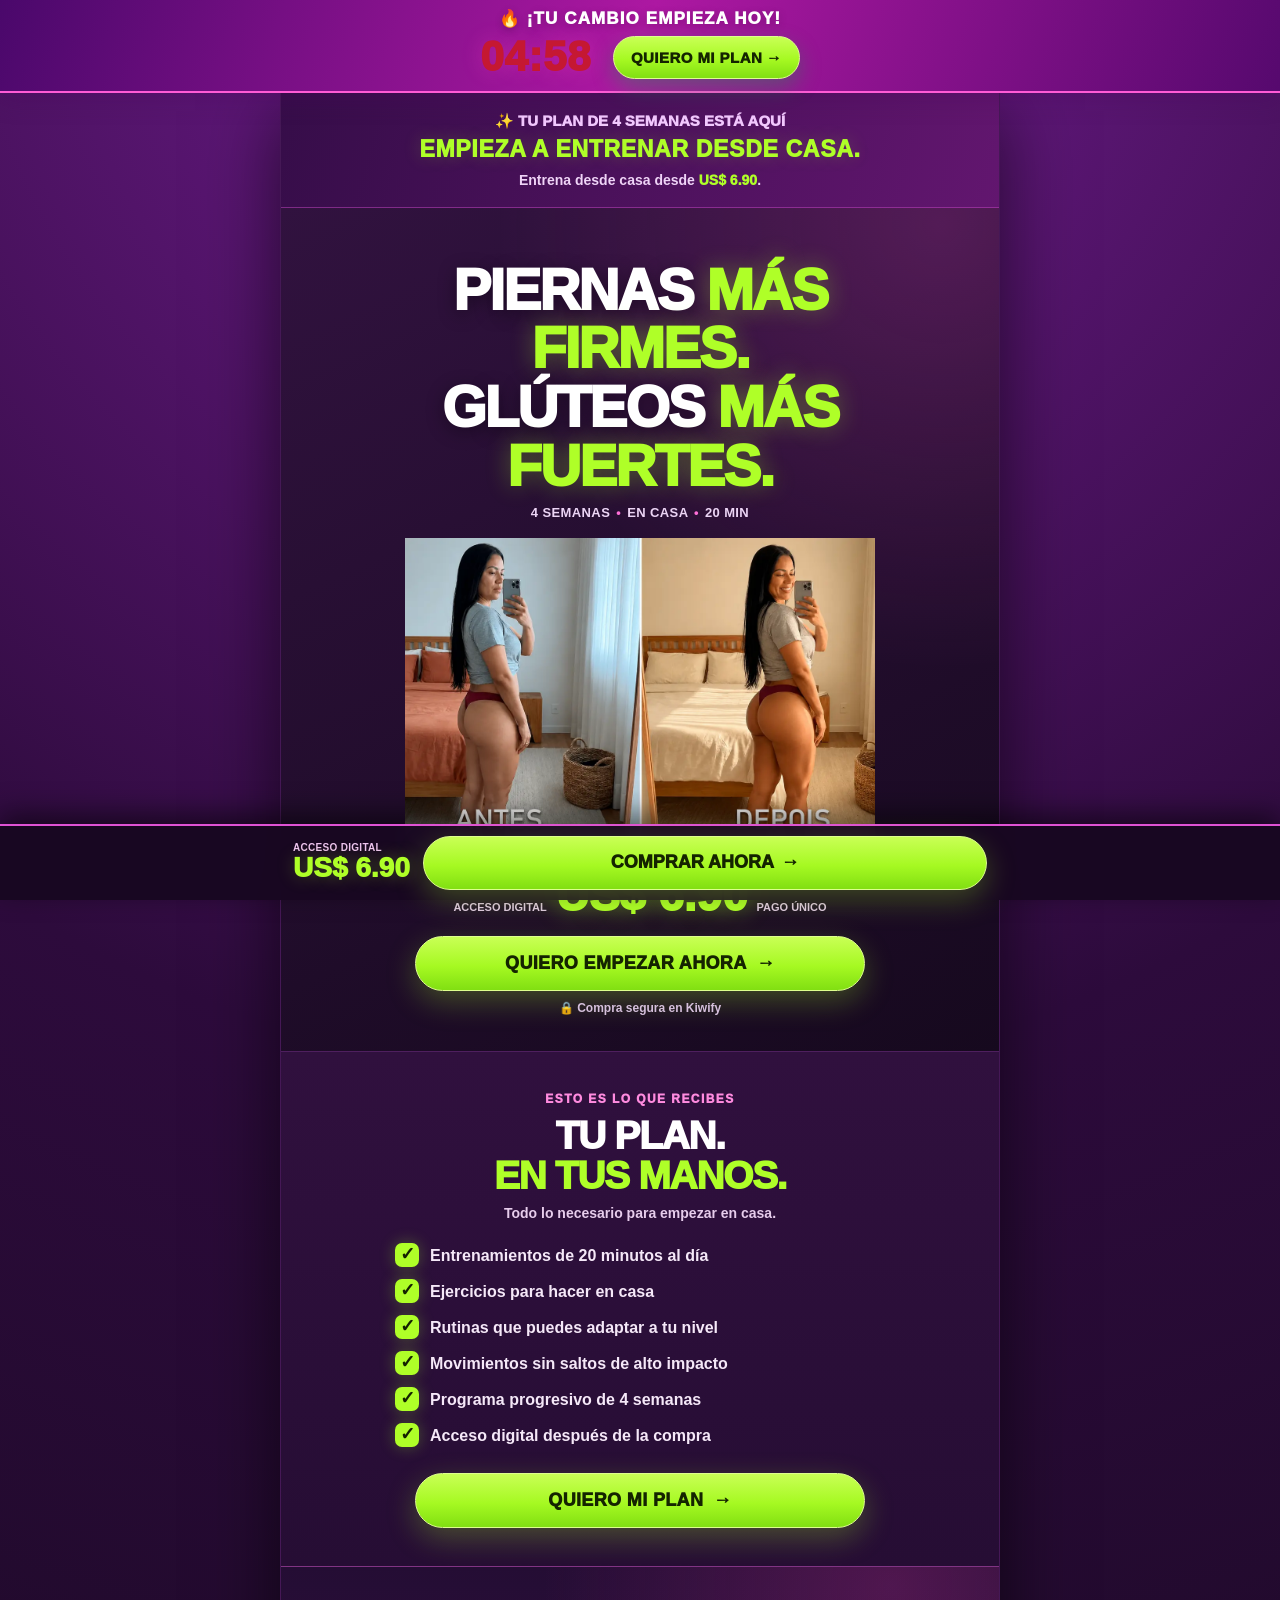
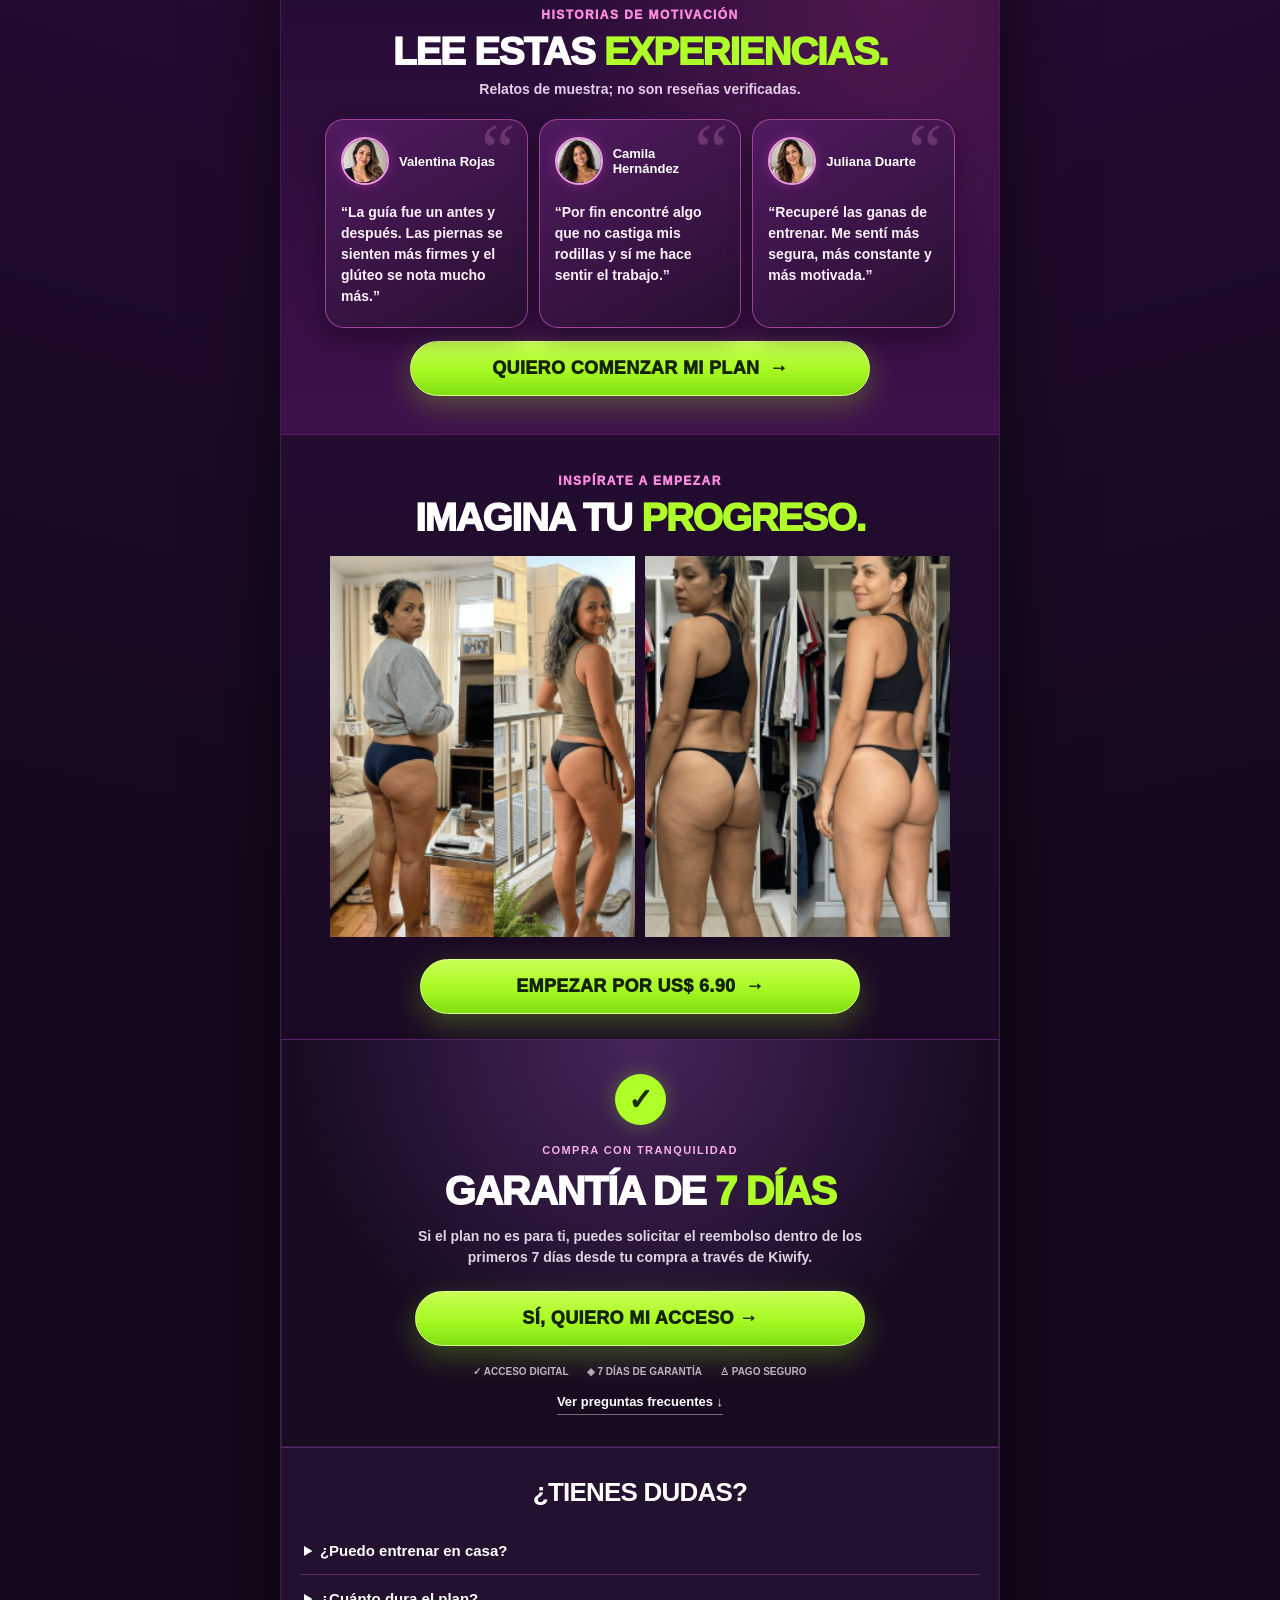
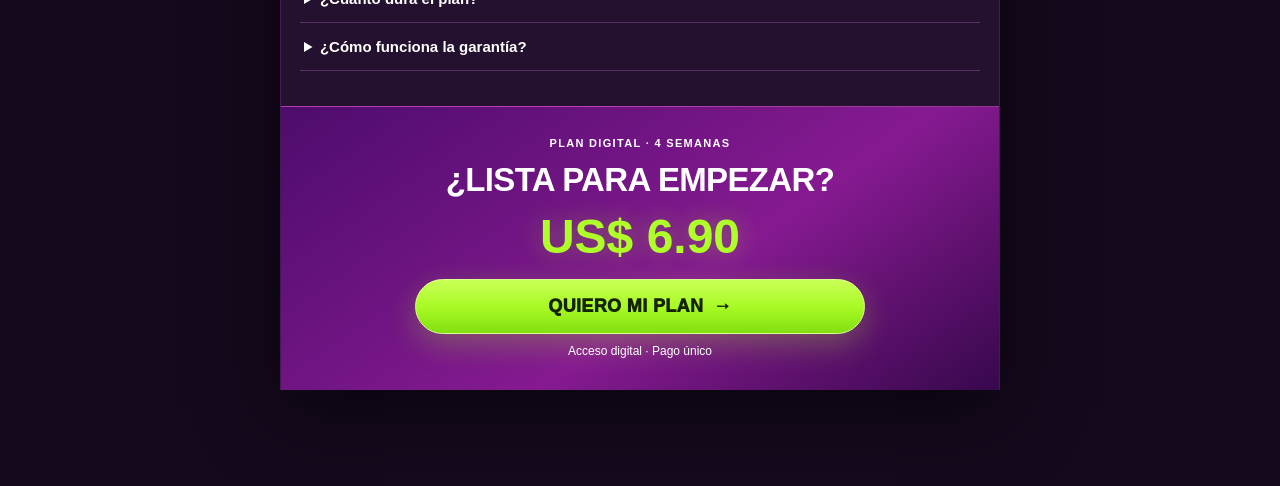
<file: index.html>
<!doctype html>
<html lang="es">
<head>
<meta charset="utf-8">
<meta name="viewport" content="width=device-width,initial-scale=1">
<meta name="theme-color" content="#260b32">
<meta name="description" content="Tu plan de piernas y glúteos para 4 semanas. En casa, sesiones cortas y acceso digital.">
<title>Tu plan de 4 semanas | Piernas & Glúteos</title>
<link rel="canonical" href="https://vinimoraeeess-rgb.github.io/metodopiernas-gluteos/">
<script>
(function () {
  try {
    const url = new URL(window.location.href);
    if (url.searchParams.get('utm_source') === 'chatgpt.com') {
      url.searchParams.delete('utm_source');
      history.replaceState(null, '', url.pathname + url.search + url.hash);
    }
  } catch (e) {}
})();
</script>
<link rel="stylesheet" href="styles.css?v=fotos-novas-v15">
<script src="config.js?v=kiwify-checkout-v1" defer></script>
<script src="oferta.js?v=limpeza-foco-v18" defer></script>
<!-- Meta Pixel: 4286405011491298 -->
<script>
!function(f,b,e,v,n,t,s)
{if(f.fbq)return;n=f.fbq=function(){n.callMethod?
n.callMethod.apply(n,arguments):n.queue.push(arguments)};
if(!f._fbq)f._fbq=n;n.push=n;n.loaded=!0;
n.version='2.0';n.queue=[];
t=b.createElement(e);t.async=!0;
t.src=v;s=b.getElementsByTagName(e)[0];
s.parentNode.insertBefore(t,s)}
(window,document,'script','https://connect.facebook.net/en_US/fbevents.js');
fbq('init', '4286405011491298');
fbq('track', 'PageView');
fbq('track', 'ViewContent');
</script>
<!-- End Meta Pixel -->
<style>.new-minimal .nm-tailored-detail:not([hidden]){display:block;margin:9px auto 17px;color:#f2dff5;line-height:1.5;font-size:14px;max-width:530px;text-align:center}.new-minimal #offer-unlock-title{line-height:1.2}</style>
</head>
<body class="sales-page new-minimal">
<noscript><img height="1" width="1" style="display:none" alt="" src="https://www.facebook.com/tr?id=4286405011491298&ev=PageView&noscript=1"></noscript>
  <header class="nm-timer-strip nm-timer-promo" aria-label="Oferta del plan y temporizador">
    <div class="nm-promo-headline"><span aria-hidden="true">🔥</span> ¡TU CAMBIO EMPIEZA HOY!</div>
    <div class="nm-promo-action">
      <strong class="nm-time" id="timer-top" role="timer" aria-live="off">05:00</strong>
      <a data-checkout class="nm-top-cta" href="https://pay.kiwify.com/BSJJ1f7">QUIERO MI PLAN <span aria-hidden="true">→</span></a>
    </div>
  </header>
  <main class="nm-content">
    <section class="nm-urgency-box" aria-label="Tu recomendación del quiz">
      <p>✨ TU PLAN DE 4 SEMANAS ESTÁ AQUÍ</p>
      <strong>EMPIEZA A ENTRENAR DESDE CASA.</strong>
      <span>Entrena desde casa desde <b>US$ 6.90</b>.</span>
    </section>
    <section class="nm-hero">
      <h1>PIERNAS <em>MÁS FIRMES.</em><br>GLÚTEOS <em>MÁS FUERTES.</em></h1>
      <p class="nm-mini-benefits">4 SEMANAS <span>•</span> EN CASA <span>•</span> 20 MIN</p>
      <figure class="nm-main-photo">
        <img src="assets/hero-principal-2026.webp" alt="Imagen de referencia ilustrativa de piernas y glúteos" fetchpriority="high">

      </figure>
      <div class="nm-price-area">
        <span>ACCESO DIGITAL</span>
        <strong>US$ 6.90</strong>
        <small>PAGO ÚNICO</small>
      </div>
      <a data-checkout class="nm-main-cta" href="https://pay.kiwify.com/BSJJ1f7">QUIERO EMPEZAR AHORA <span aria-hidden="true">→</span></a>
      <p class="nm-safe">🔒 Compra segura en Kiwify</p>
    </section>
    <section class="nm-features" aria-label="Beneficios del plan">
      <div class="nm-section-heading">
        <span class="nm-brow">ESTO ES LO QUE RECIBES</span>
        <h2>TU PLAN.<br><em>EN TUS MANOS.</em></h2>
        <p>Todo lo necesario para empezar en casa.</p>
      </div>
      <ul class="nm-checklist">
        <li><span class="nm-check" aria-hidden="true">✓</span> Entrenamientos de 20 minutos al día</li>
        <li><span class="nm-check" aria-hidden="true">✓</span> Ejercicios para hacer en casa</li>
        <li><span class="nm-check" aria-hidden="true">✓</span> Rutinas que puedes adaptar a tu nivel</li>
        <li><span class="nm-check" aria-hidden="true">✓</span> Movimientos sin saltos de alto impacto</li>
        <li><span class="nm-check" aria-hidden="true">✓</span> Programa progresivo de 4 semanas</li>
        <li><span class="nm-check" aria-hidden="true">✓</span> Acceso digital después de la compra</li>
      </ul>
      <a class="nm-main-cta nm-feature-cta" data-checkout href="https://pay.kiwify.com/BSJJ1f7">QUIERO MI PLAN <span aria-hidden="true">→</span></a>
    </section>


    <section class="nm-testimonials" id="opiniones" aria-label="Comentarios de muestra">
      <div class="nm-section-heading">
        <span class="nm-brow">HISTORIAS DE MOTIVACIÓN</span>
        <h2>LEE ESTAS <em>EXPERIENCIAS.</em></h2>
        <p>Relatos de muestra; no son reseñas verificadas.</p>
      </div>
      <div class="nm-testimonial-grid">
        <article class="nm-testimonial-card">
          <div class="nm-testimonial-person"><img class="nm-avatar" src="assets/avatar-valentina-v3.jpg" alt="Retrato ilustrativo de Valentina Rojas" width="48" height="48" loading="lazy"><div><strong>Valentina Rojas</strong><small></small></div></div>
          <blockquote>“La guía fue un antes y después. Las piernas se sienten más firmes y el glúteo se nota mucho más.”</blockquote>
        </article>
        <article class="nm-testimonial-card">
          <div class="nm-testimonial-person"><img class="nm-avatar" src="assets/camila-perfil-2026.webp" alt="Retrato ilustrativo de Camila Hernández" width="48" height="48" loading="lazy"><div><strong>Camila Hernández</strong><small></small></div></div>
          <blockquote>“Por fin encontré algo que no castiga mis rodillas y sí me hace sentir el trabajo.”</blockquote>
        </article>
        <article class="nm-testimonial-card">
          <div class="nm-testimonial-person"><img class="nm-avatar" src="assets/avatar-juliana-v3.jpg" alt="Retrato ilustrativo de Juliana Duarte" width="48" height="48" loading="lazy"><div><strong>Juliana Duarte</strong><small></small></div></div>
          <blockquote>“Recuperé las ganas de entrenar. Me sentí más segura, más constante y más motivada.”</blockquote>
        </article>
      </div>
      <a class="nm-main-cta nm-testimonial-cta" data-checkout href="https://pay.kiwify.com/BSJJ1f7">QUIERO COMENZAR MI PLAN <span aria-hidden="true">→</span></a>
    </section>

    <section class="nm-photo-stories" aria-label="Referencias visuales">
      <div class="nm-section-heading">
        <span class="nm-brow">INSPÍRATE A EMPEZAR</span>
        <h2>IMAGINA TU <em>PROGRESO.</em></h2>
      </div>
      <div class="nm-photos-grid">
        <figure class="nm-photo-card">
          <img src="assets/before-after-alt.png" alt="Imagen comparativa de referencia de piernas y glúteos" loading="lazy">
        </figure>
        <figure class="nm-photo-card">
          <img src="assets/before-after-main.png" alt="Imagen comparativa de referencia del entrenamiento" loading="lazy">
        </figure>
      </div>
      <div class="nm-photo-cta">
        <a data-checkout class="nm-main-cta" href="https://pay.kiwify.com/BSJJ1f7">EMPEZAR POR US$ 6.90 <span aria-hidden="true">→</span></a>
      </div>
    </section>

    <section class="nm-guarantee" aria-label="Garantía de 7 días">
      <div class="nm-guarantee-icon" aria-hidden="true">✓</div>
      <span class="nm-guarantee-eyebrow">COMPRA CON TRANQUILIDAD</span>
      <h2>GARANTÍA DE <em>7 DÍAS</em></h2>
      <p>Si el plan no es para ti, puedes solicitar el reembolso dentro de los primeros 7 días desde tu compra a través de Kiwify.</p>
      <a data-checkout class="nm-main-cta nm-guarantee-cta" href="https://pay.kiwify.com/BSJJ1f7">SÍ, QUIERO MI ACCESO →</a>
      <div class="nm-trust-row">
        <span>✓ ACCESO DIGITAL</span>
        <span>◈ 7 DÍAS DE GARANTÍA</span>
        <span>♙ PAGO SEGURO</span>
      </div>
      <a class="nm-faq-jump" href="#preguntas">Ver preguntas frecuentes ↓</a>
    </section>

    <section id="preguntas" class="nm-faq-short">
      <h2>¿TIENES DUDAS?</h2>
      <details><summary>¿Puedo entrenar en casa?</summary><p>Sí, las sesiones están planteadas para entrenar desde casa, adaptándolas a tus posibilidades.</p></details>
      <details><summary>¿Cuánto dura el plan?</summary><p>El programa tiene una duración de 4 semanas, con sesiones breves.</p></details>
      <details><summary>¿Cómo funciona la garantía?</summary><p>Puedes pedir el reembolso durante los primeros 7 días desde la compra, según las condiciones y el proceso de Kiwify.</p></details>
    </section>
    <section class="nm-final">
      <span>PLAN DIGITAL · 4 SEMANAS</span>
      <h2>¿LISTA PARA EMPEZAR?</h2>
      <strong>US$ 6.90</strong>
      <a data-checkout class="nm-main-cta" href="https://pay.kiwify.com/BSJJ1f7">QUIERO MI PLAN <span aria-hidden="true">→</span></a>
      <p>Acceso digital · Pago único</p>
    </section>
  </main>
  <aside class="nm-sticky-buy" aria-label="Comprar el plan digital">
    <div class="nm-sticky-buy-inner">
      <div class="nm-sticky-buy__info">
        <span>ACCESO DIGITAL</span>
        <strong>US$ 6.90</strong>
      </div>
      <a data-checkout class="nm-sticky-buy__button"
         href="https://pay.kiwify.com/BSJJ1f7">COMPRAR AHORA <span aria-hidden="true">→</span></a>
    </div>
  </aside>
</body>
</html>
</file>
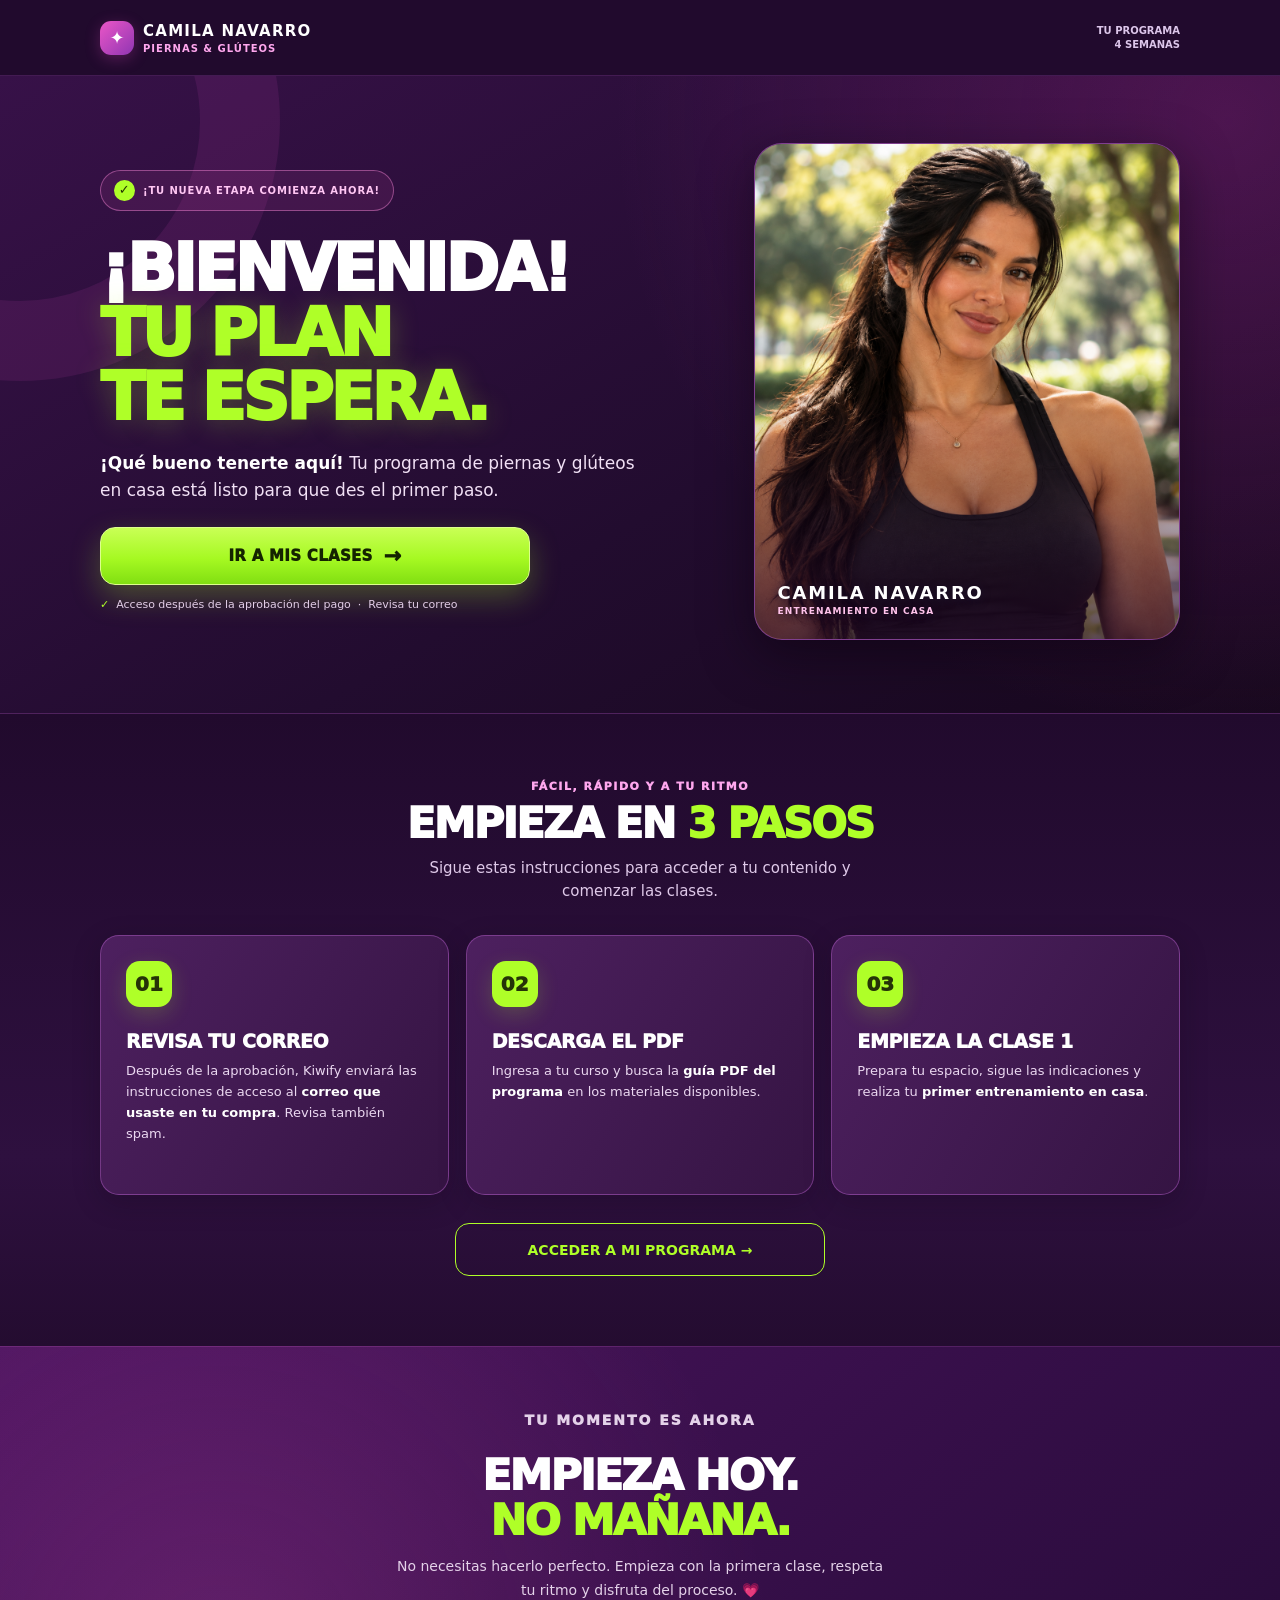
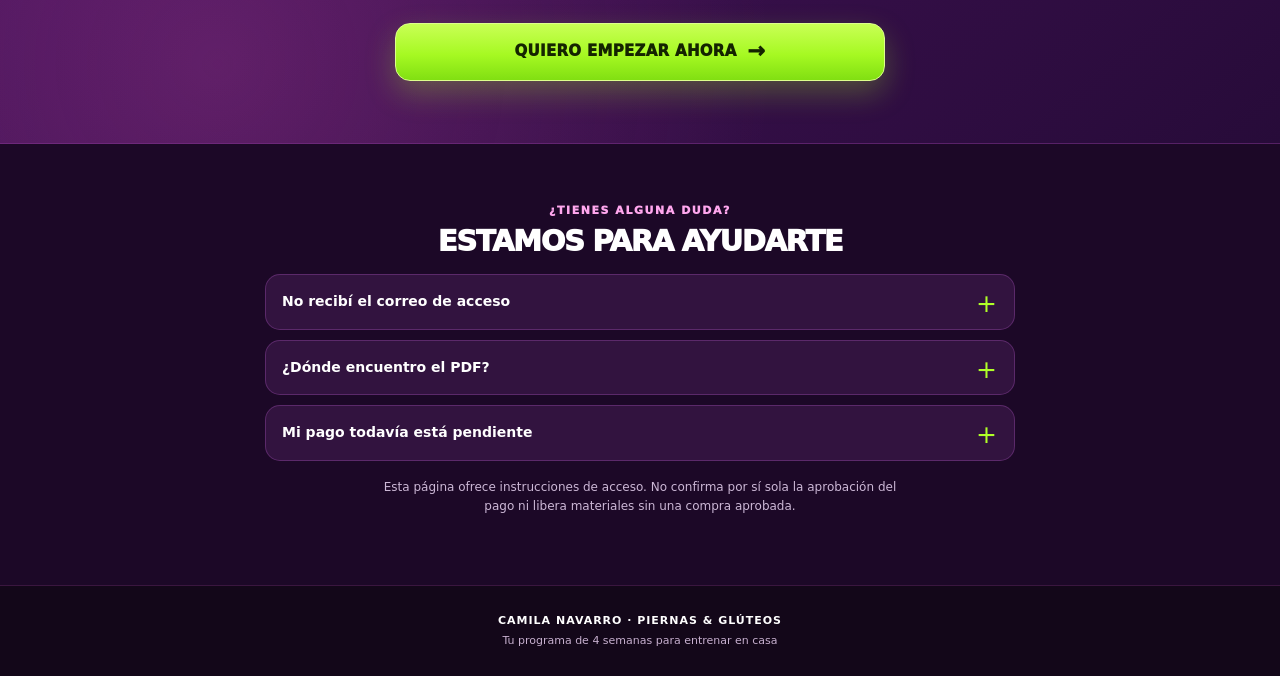
<file: obrigado.html>
<!doctype html>
<html lang="es">
<head>
  <meta charset="utf-8">
  <meta name="viewport" content="width=device-width, initial-scale=1, viewport-fit=cover">
  <meta name="theme-color" content="#210a2d">
  <meta name="robots" content="noindex, nofollow">
  <meta name="description" content="Accede al programa de piernas y glúteos en casa: revisa tu correo, descarga la guía PDF y comienza la primera clase.">
  <title>¡Bienvenida! Tu plan empieza hoy | Camila Navarro</title>
  <link rel="canonical" href="https://camilanavarrodra.github.io/metodopiernas-gluteos/obrigado.html">
  <style>
    :root{--bg:#190820;--bg2:#260b32;--surface:#321140;--ink:#fff;--muted:#decbe4;--lime:#afff28;--lime-light:#d6ff7d;--pink:#ffa7ee;--border:#a34bbf60;--radius:20px}
    *{box-sizing:border-box}
    html{scroll-behavior:smooth}
    body{margin:0;padding:0;background:var(--bg);color:var(--ink);font-family:Inter,ui-sans-serif,system-ui,-apple-system,"Segoe UI",Arial,sans-serif;-webkit-font-smoothing:antialiased;overflow-x:hidden}
    a{color:inherit;text-decoration:none}
    img{display:block;max-width:100%}
    .wrap{width:min(1080px,calc(100% - 32px));margin-inline:auto}
    .header{background:#210a2d;border-bottom:1px solid #a74cbf40}
    .header .wrap{display:flex;align-items:center;justify-content:space-between;gap:12px;min-height:64px}
    .logo{display:flex;align-items:center;gap:9px;min-width:0}
    .logo-icon{flex:0 0 34px;height:34px;display:grid;place-items:center;background:linear-gradient(135deg,#eb56c7,#9036b3);color:#fff;border-radius:11px;font-size:18px;font-weight:900;box-shadow:0 4px 15px #e648c344}
    .logo-copy strong{display:block;white-space:nowrap;font-size:12px;font-weight:900;letter-spacing:.085em}
    .logo-copy small{display:block;color:var(--pink);font-size:9px;letter-spacing:.1em;margin-top:3px;font-weight:800}
    .header-mark{font-size:10px;color:#dcc6ea;font-weight:800;text-align:right;line-height:1.4}
    .hero{position:relative;isolation:isolate;background:radial-gradient(circle at 96% 7%,#ae29994b 0,transparent 45%),linear-gradient(150deg,#371148 0%,#220c2f 59%,#17081d 100%);padding:39px 0 34px;overflow:hidden}
    .hero:before{content:"";position:absolute;width:360px;height:360px;top:-215px;left:-240px;border:80px solid #d54fbc1c;border-radius:50%;pointer-events:none;z-index:-1}
    .hero-copy{text-align:center}
    .eyebrow{display:inline-flex;align-items:center;justify-content:center;gap:8px;border:1px solid #ff8ddd6f;background:#a33c912b;color:#ffc6f3;border-radius:99px;padding:9px 13px;font-size:10px;letter-spacing:.085em;font-weight:900;line-height:1.3}
    .eyebrow-icon{display:grid;place-items:center;background:var(--lime);border-radius:50%;color:#243500;width:21px;height:21px;font-weight:900;font-size:13px;flex:0 0 21px}
    h1{font-size:clamp(38px,9.4vw,66px);font-weight:1000;line-height:.99;letter-spacing:-.055em;text-transform:uppercase;margin:20px auto 16px;max-width:680px;text-wrap:balance}
    h1 em{display:block;font-style:normal;color:var(--lime);text-shadow:0 3px 28px #b8fa3242}
    .hero-sub{font-size:15px;line-height:1.6;color:#f1e0f5;margin:0 auto 20px;max-width:550px}
    .hero-sub strong{color:#fff}
    .cta{width:100%;min-height:58px;border-radius:15px;background:linear-gradient(180deg,#c9ff55 0%,#a6f922 55%,#81df12 100%);display:inline-flex;align-items:center;justify-content:center;gap:11px;color:#142400;font-size:15px;line-height:1.3;font-weight:1000;letter-spacing:.02em;text-align:center;padding:15px 18px;border:1px solid #ddff8d;box-shadow:0 12px 30px #a9ff2544;transition:transform .18s,box-shadow .18s}
    .cta:hover{transform:translateY(-2px);box-shadow:0 16px 38px #a9ff2560}
    .cta .arrow{font-size:21px;line-height:1}
    .hero .cta{max-width:490px}
    .micro{display:flex;gap:7px;justify-content:center;align-items:center;flex-wrap:wrap;margin:12px 0 0;color:#e2cde7;font-size:11px;line-height:1.45}
    .micro b{color:var(--lime)}
    .portrait{margin:26px auto 0;position:relative;max-width:390px;border-radius:20px;overflow:hidden;aspect-ratio:1.65;background:#4b2258;border:1px solid #d16ce663;box-shadow:0 15px 50px #09020c83}
    .portrait img{height:100%;width:100%;object-fit:cover;object-position:center 30%}
    .portrait:after{content:"";position:absolute;inset:50% 0 0;background:linear-gradient(0deg,#220927ba,transparent);pointer-events:none}
    .portrait-label{position:absolute;z-index:1;bottom:14px;left:16px;color:#fff;font-weight:900;font-size:13px;letter-spacing:.1em;text-shadow:0 2px 8px #1a102b}
    .portrait-label span{display:block;color:#ffc3eb;font-size:9px;letter-spacing:.12em;font-weight:750;margin-top:3px}
    .steps-section{background:linear-gradient(180deg,#210a2d,#2e103f 70%,#240c30);padding:41px 0 45px;border-top:1px solid #b95ac74b}
    .section-kicker{color:var(--pink);font-size:11px;letter-spacing:.14em;font-weight:950;text-align:center;margin:0 0 9px;text-transform:uppercase}
    h2{font-size:clamp(29px,7.8vw,42px);font-weight:1000;line-height:1.05;text-align:center;letter-spacing:-.046em;margin:0 auto 10px;max-width:550px}
    h2 em{font-style:normal;color:var(--lime)}
    .section-desc{text-align:center;color:#dfc9e9;font-size:13px;line-height:1.55;margin:0 auto 24px;max-width:490px}
    .steps{display:grid;gap:12px}
    .step{background:linear-gradient(120deg,#4d205f 0%,#351443 100%);border:1px solid #a858bd8a;border-radius:19px;padding:19px;display:flex;align-items:flex-start;gap:14px;box-shadow:0 8px 28px #0c04123a}
    .step-no{flex:0 0 46px;width:46px;height:46px;border-radius:14px;background:var(--lime);color:#253307;display:grid;place-items:center;font-weight:1000;font-size:20px;box-shadow:0 7px 21px #aaff2530}
    .step h3{font-size:18px;line-height:1.15;font-weight:950;letter-spacing:-.018em;margin:2px 0 7px}
    .step p{font-size:13px;line-height:1.62;color:#ebd8f1;margin:0}
    .step p strong{color:#fff}
    .secondary-cta{display:flex;align-items:center;justify-content:center;text-align:center;width:100%;min-height:53px;padding:12px 16px;margin-top:22px;border:1.5px solid var(--lime);border-radius:14px;color:var(--lime);font-weight:900;font-size:14px}
    .moment{background:radial-gradient(circle at 17% 80%,#e455bf35,transparent 50%),linear-gradient(140deg,#4a145e,#270b39);border-top:1px solid #a449ab50;border-bottom:1px solid #a449ab50;padding:39px 0;text-align:center}
    .moment h2{font-size:clamp(29px,8vw,43px);margin-bottom:12px}
    .moment p{color:#e4d2e9;font-size:14px;line-height:1.7;max-width:500px;margin:0 auto 20px}
    .moment .cta{max-width:490px}
    .faq{padding:42px 0 55px;background:#1c0827}
    .faq h2{font-size:29px;margin-bottom:18px}
    details{margin:10px 0;border-radius:15px;background:#32133f;border:1px solid #89419a7a;overflow:hidden}
    summary{cursor:pointer;list-style:none;padding:17px 45px 17px 16px;color:#fff;line-height:1.4;font-size:14px;font-weight:900;position:relative}
    summary::-webkit-details-marker{display:none}
    summary:after{content:"+";position:absolute;right:17px;top:11px;color:var(--lime);font-size:25px;font-weight:500}
    details[open] summary:after{content:"−"}
    details p{margin:0;padding:0 16px 17px;color:#e5d1ed;font-size:13px;line-height:1.65}
    details a{color:var(--lime);text-decoration:underline;text-underline-offset:3px}
    .honesty{margin:17px auto 0;font-size:12px;text-align:center;color:#ccb8d6;line-height:1.55;max-width:540px}
    footer{border-top:1px solid #86358a55;background:#130719;color:#c7b0cf;text-align:center;padding:23px 16px 98px;font-size:11px;line-height:1.8}
    footer strong{color:#fff;letter-spacing:.09em}
    .mobile-bar{position:fixed;bottom:0;left:0;right:0;z-index:15;padding:10px 14px calc(10px + env(safe-area-inset-bottom));border-top:1px solid #a65bc68c;background:#1b0927f2;backdrop-filter:blur(14px);box-shadow:0 -8px 34px #0007}
    .mobile-bar .cta{min-height:51px;font-size:14px;padding:12px}
    :focus-visible{outline:3px solid #ff9ce4;outline-offset:3px}
    @media(min-width:760px){
      .wrap{width:min(1080px,calc(100% - 48px))}
      .header .wrap{min-height:75px}
      .logo-copy strong{font-size:15px}.logo-copy small{font-size:10px}
      .hero{padding:67px 0 73px}
      .hero .wrap{display:grid;grid-template-columns:1.18fr .82fr;align-items:center;gap:40px}
      .hero-copy{text-align:left}
      .eyebrow{justify-content:flex-start}
      h1{margin:25px 0 20px;font-size:clamp(48px,5.1vw,73px)}
      .hero-sub{margin:0 0 23px;font-size:17px}
      .hero .cta{max-width:430px}
      .micro{justify-content:flex-start}
      .portrait{margin:0;max-width:none;aspect-ratio:3/3.5;border-radius:28px}
      .portrait-label{font-size:18px;left:23px;bottom:23px}
      .steps-section{padding:66px 0 70px}
      .steps{grid-template-columns:repeat(3,minmax(0,1fr));gap:17px}
      .step{display:block;min-height:260px;padding:25px}
      .step-no{margin-bottom:24px}
      .step h3{font-size:19px}
      .section-desc{font-size:15px;margin-bottom:32px}
      .secondary-cta{max-width:370px;margin:28px auto 0}
      .moment{padding:62px 0}
      .faq{padding:60px 0 70px}
      .faq-inner{max-width:750px}
      footer{padding:25px 15px}
      .mobile-bar{display:none}
    }
    @media(prefers-reduced-motion:reduce){*,*::before,*::after{scroll-behavior:auto!important;transition:none!important}}
  </style>
</head>
<body>
  <header class="header">
    <div class="wrap">
      <div class="logo"><span class="logo-icon" aria-hidden="true">✦</span><span class="logo-copy"><strong>CAMILA NAVARRO</strong><small>PIERNAS &amp; GLÚTEOS</small></span></div>
      <span class="header-mark">TU PROGRAMA<br>4 SEMANAS</span>
    </div>
  </header>
  <main>
    <section class="hero" aria-labelledby="titulo">
      <div class="wrap">
        <div class="hero-copy">
          <span class="eyebrow"><span class="eyebrow-icon" aria-hidden="true">✓</span> ¡TU NUEVA ETAPA COMIENZA AHORA!</span>
          <h1 id="titulo">¡BIENVENIDA!<em>TU PLAN TE ESPERA.</em></h1>
          <p class="hero-sub"><strong>¡Qué bueno tenerte aquí!</strong> Tu programa de piernas y glúteos en casa está listo para que des el primer paso.</p>
          <a class="cta" href="https://dashboard.kiwify.com.br/courses">IR A MIS CLASES <span class="arrow" aria-hidden="true">→</span></a>
          <p class="micro"><b>✓</b> Acceso después de la aprobación del pago <span aria-hidden="true">·</span> Revisa tu correo</p>
        </div>
        <div class="portrait" aria-label="Camila Navarro, personaje ilustrativo del programa">
          <img src="assets/vsl-camila-poster.png" alt="Camila Navarro, imagen ilustrativa de la presentadora del programa" width="1200" height="900" loading="lazy">
          <div class="portrait-label">CAMILA NAVARRO <span>ENTRENAMIENTO EN CASA</span></div>
        </div>
      </div>
    </section>
    <section class="steps-section" id="pasos" aria-labelledby="pasos-titulo">
      <div class="wrap">
        <p class="section-kicker">FÁCIL, RÁPIDO Y A TU RITMO</p>
        <h2 id="pasos-titulo">EMPIEZA EN <em>3 PASOS</em></h2>
        <p class="section-desc">Sigue estas instrucciones para acceder a tu contenido y comenzar las clases.</p>
        <div class="steps">
          <article class="step">
            <div class="step-no" aria-hidden="true">01</div>
            <div><h3>REVISA TU CORREO</h3><p>Después de la aprobación, Kiwify enviará las instrucciones de acceso al <strong>correo que usaste en tu compra</strong>. Revisa también spam.</p></div>
          </article>
          <article class="step">
            <div class="step-no" aria-hidden="true">02</div>
            <div><h3>DESCARGA EL PDF</h3><p>Ingresa a tu curso y busca la <strong>guía PDF del programa</strong> en los materiales disponibles.</p></div>
          </article>
          <article class="step">
            <div class="step-no" aria-hidden="true">03</div>
            <div><h3>EMPIEZA LA CLASE 1</h3><p>Prepara tu espacio, sigue las indicaciones y realiza tu <strong>primer entrenamiento en casa</strong>.</p></div>
          </article>
        </div>
        <a class="secondary-cta" href="https://dashboard.kiwify.com.br/courses">ACCEDER A MI PROGRAMA <span aria-hidden="true"> &nbsp;→</span></a>
      </div>
    </section>
    <section class="moment">
      <div class="wrap">
        <p class="section-kicker">TU MOMENTO ES AHORA</p>
        <h2>EMPIEZA HOY.<br><em>NO MAÑANA.</em></h2>
        <p>No necesitas hacerlo perfecto. Empieza con la primera clase, respeta tu ritmo y disfruta del proceso. 💗</p>
        <a class="cta" href="https://dashboard.kiwify.com.br/courses">QUIERO EMPEZAR AHORA <span class="arrow" aria-hidden="true">→</span></a>
      </div>
    </section>
    <section class="faq" aria-labelledby="faq-title">
      <div class="wrap faq-inner">
        <p class="section-kicker">¿TIENES ALGUNA DUDA?</p>
        <h2 id="faq-title">ESTAMOS PARA AYUDARTE</h2>
        <details>
          <summary>No recibí el correo de acceso</summary>
          <p>Revisa spam y promociones, y verifica el correo usado al pagar. También puedes ir a <a href="https://dashboard.kiwify.com.br/courses">Mis cursos en Kiwify</a> y recuperar el acceso desde allí.</p>
        </details>
        <details>
          <summary>¿Dónde encuentro el PDF?</summary>
          <p>Abre tu curso en la plataforma y busca la sección de materiales o descargas. Si aún no ves la guía, contacta el soporte indicado en tu confirmación de compra.</p>
        </details>
        <details>
          <summary>Mi pago todavía está pendiente</summary>
          <p>El acceso se habilita cuando el pago es aprobado. Revisa el estado de tu pedido y los mensajes enviados por Kiwify.</p>
        </details>
        <p class="honesty">Esta página ofrece instrucciones de acceso. No confirma por sí sola la aprobación del pago ni libera materiales sin una compra aprobada.</p>
      </div>
    </section>
  </main>
  <footer><strong>CAMILA NAVARRO · PIERNAS &amp; GLÚTEOS</strong><div>Tu programa de 4 semanas para entrenar en casa</div></footer>
  <nav class="mobile-bar" aria-label="Acceso al curso">
    <a class="cta" href="https://dashboard.kiwify.com.br/courses">IR A MIS CLASES <span class="arrow" aria-hidden="true">→</span></a>
  </nav>
</body>
</html>
</file>
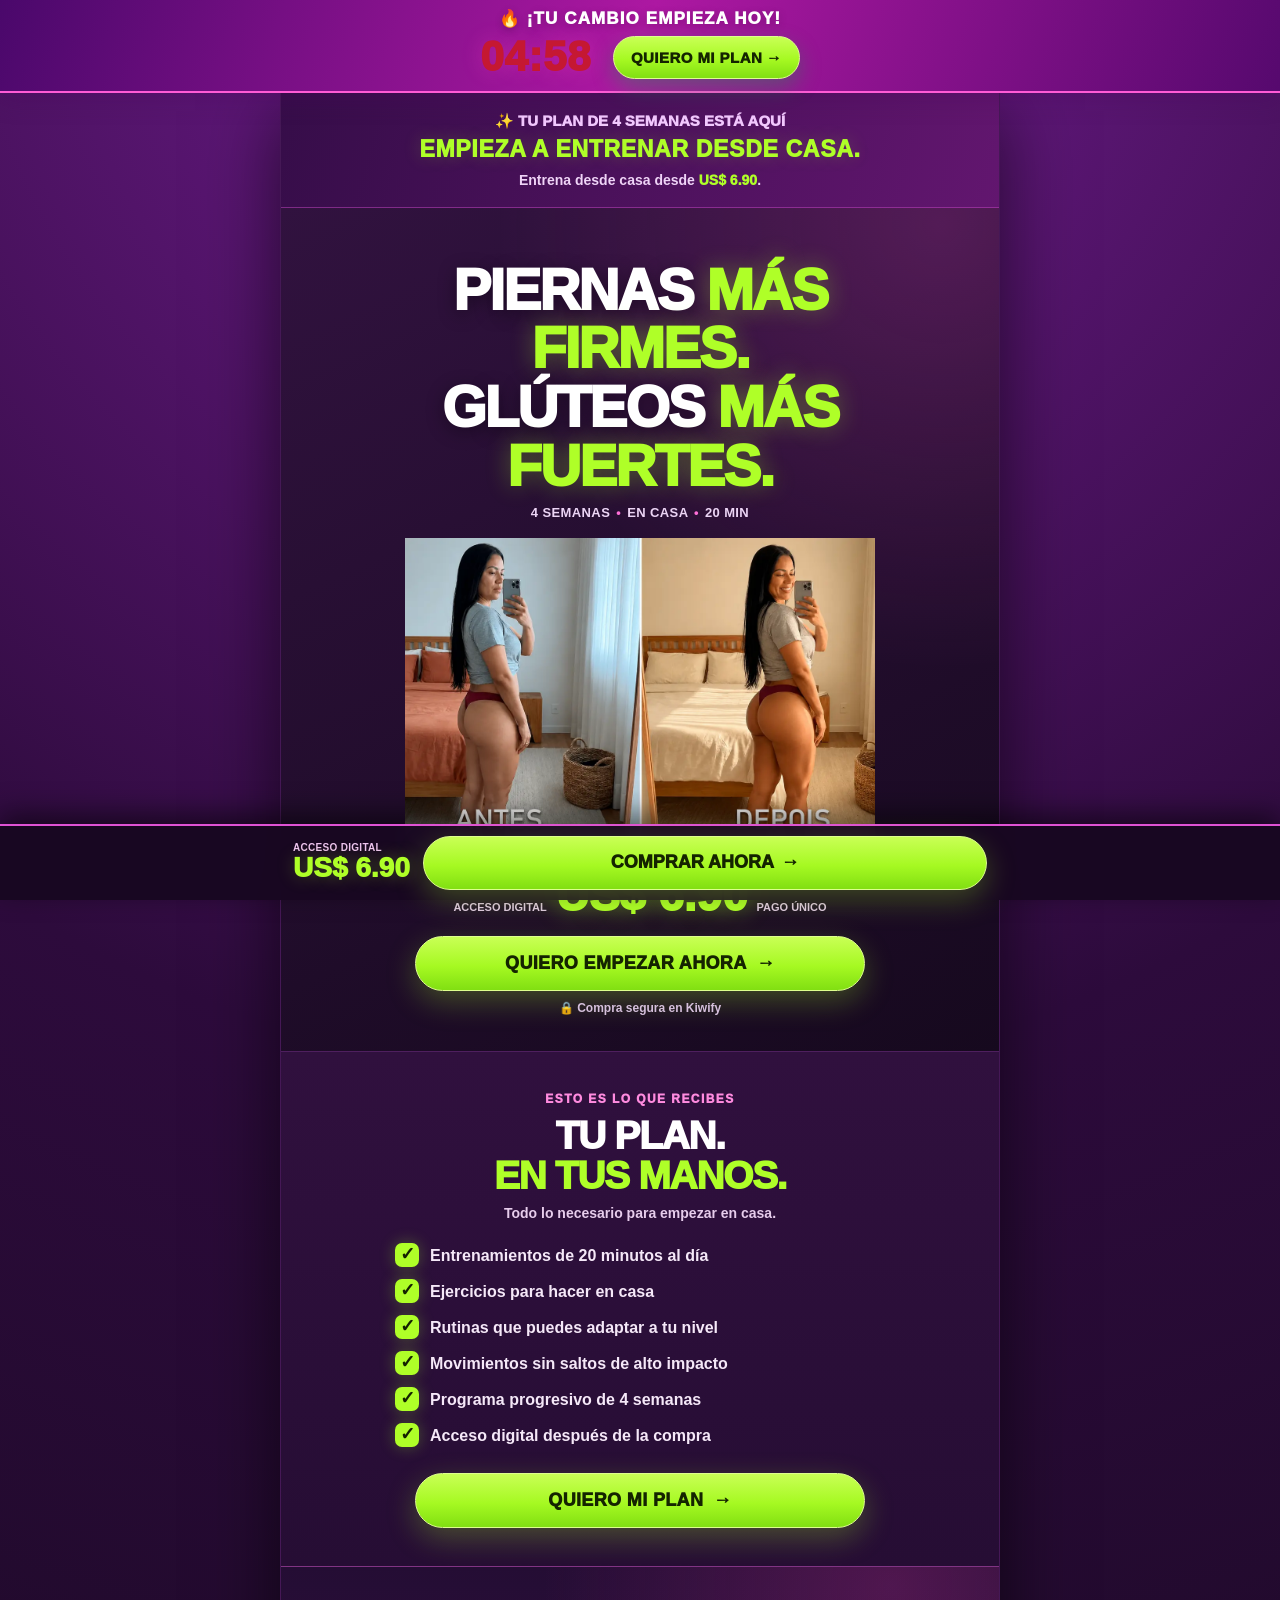
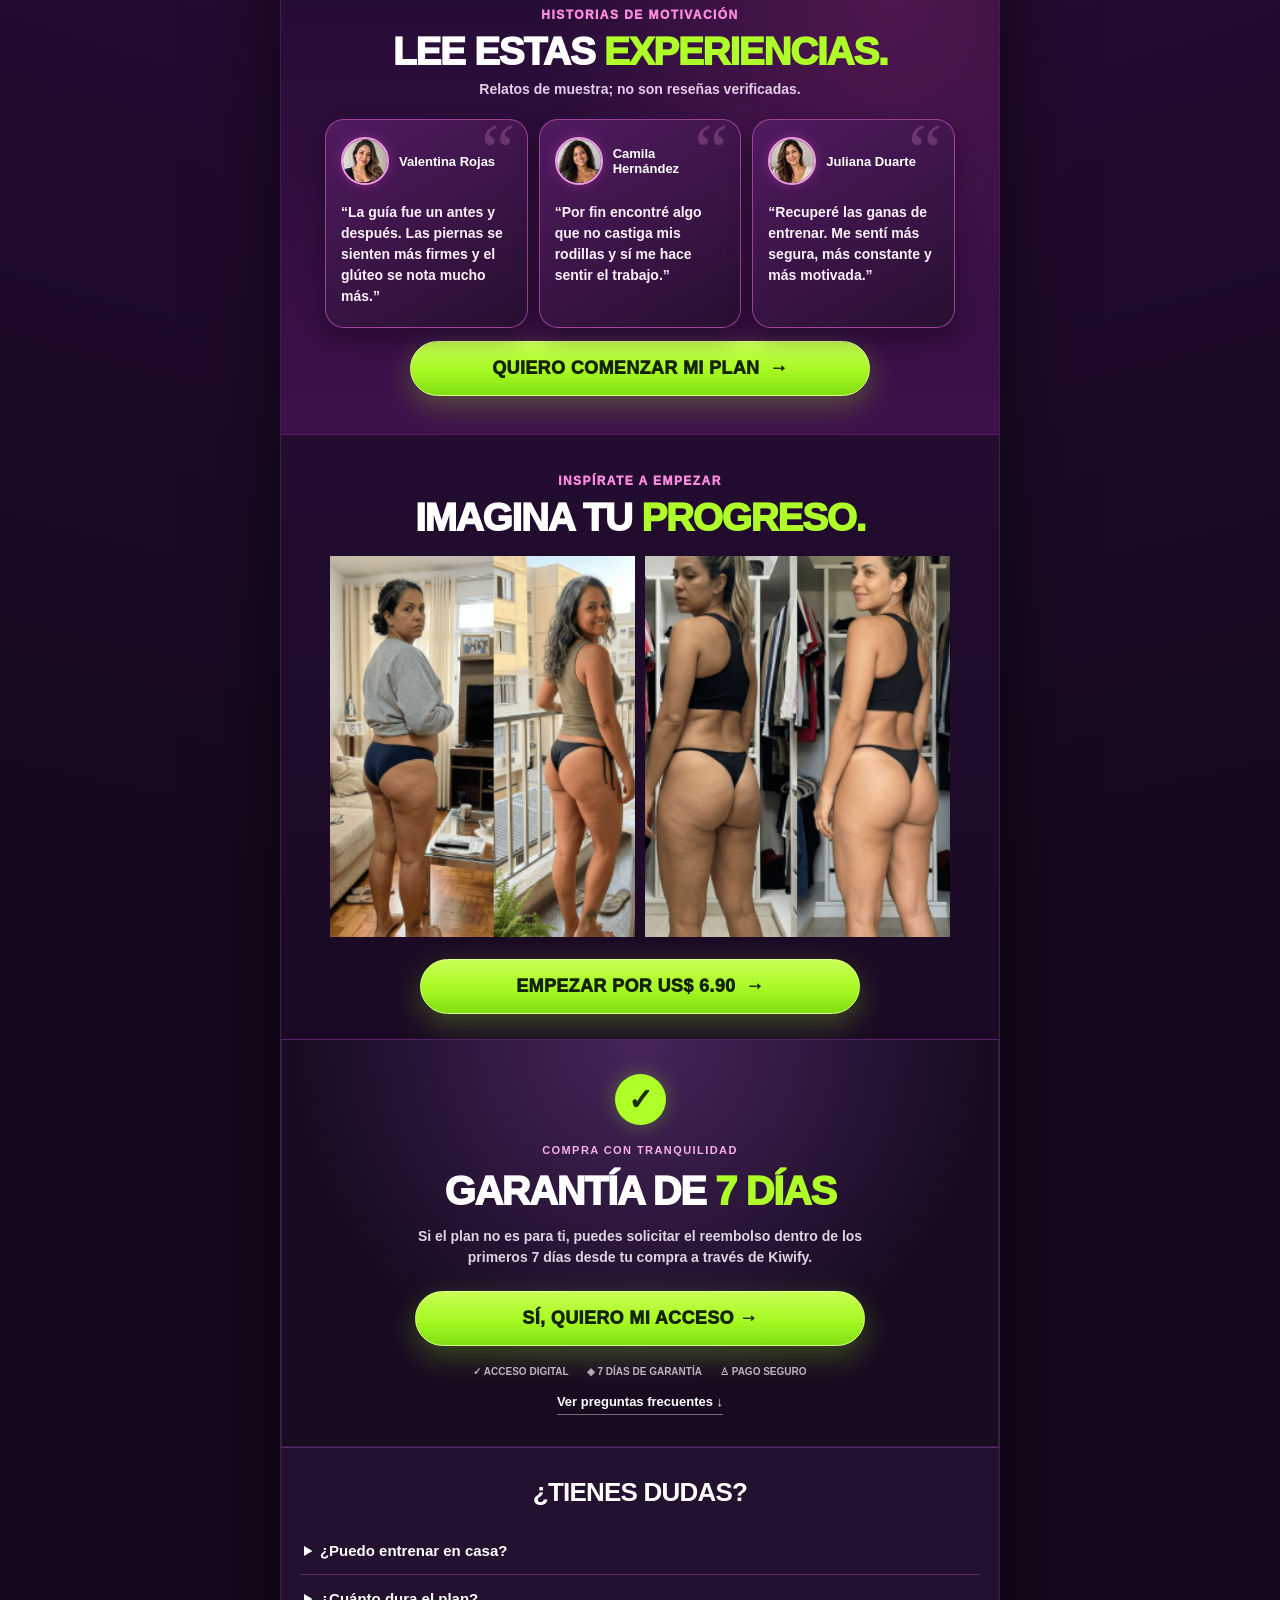
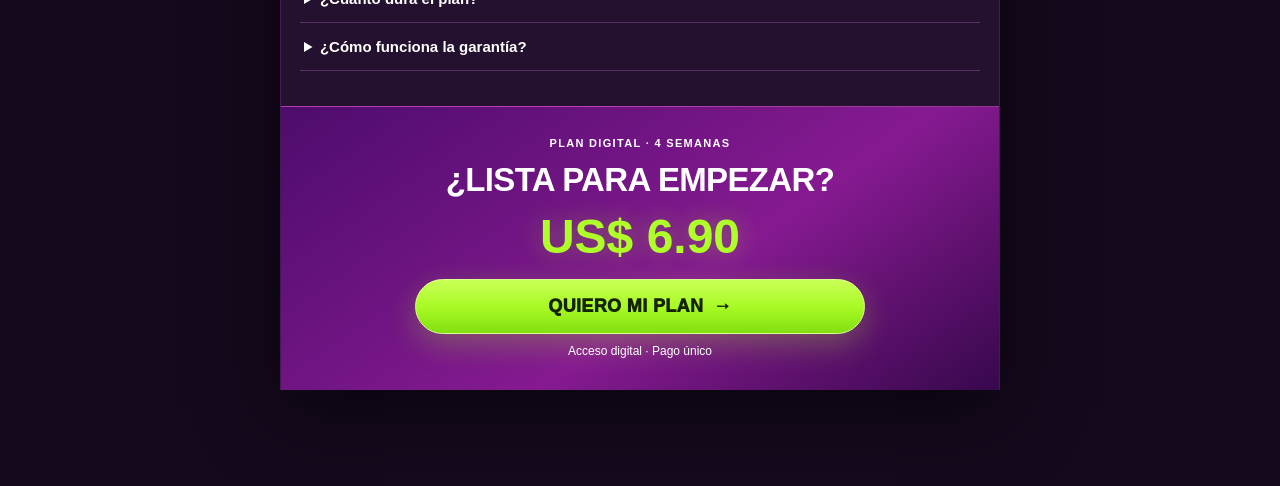
<file: oferta.html>
<!doctype html>
<html lang="es">
<head>
  <meta charset="utf-8">
  <meta name="viewport" content="width=device-width,initial-scale=1">
  <meta name="robots" content="noindex,follow">
  <link rel="canonical" href="https://vinimoraeeess-rgb.github.io/metodopiernas-gluteos/">
  <meta http-equiv="refresh" content="0;url=./">
  <title>Redirigiendo a la oferta…</title>
  <script>window.location.replace('./');</script>
</head>
<body>
  <p><a href="./">Ir a la oferta</a></p>
</body>
</html>
</file>
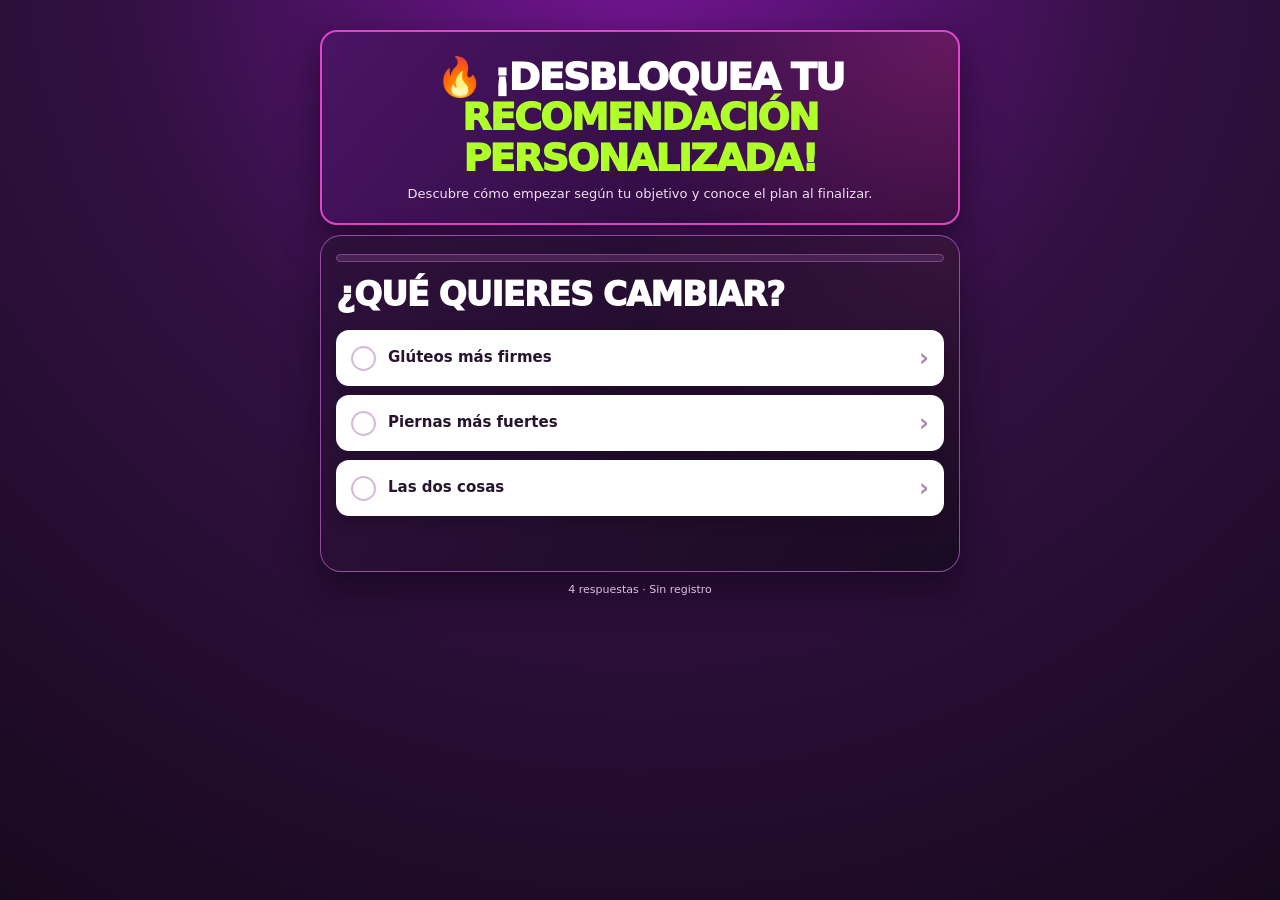
<file: quiz-novo.html>
<!doctype html>
<html lang="es">
<head>
<meta charset="utf-8">
<meta name="viewport" content="width=device-width, initial-scale=1">
<meta name="theme-color" content="#260b32">
<meta name="description" content="Contesta 4 preguntas y descubre el enfoque recomendado para empezar tu programa de piernas y glúteos.">
<title>Desbloquea tu enfoque | Piernas & Glúteos</title>
<link rel="canonical" href="https://camilanavarrodra.github.io/metodopiernas-gluteos/quiz.html">
<style>
:root{--bg:#190820;--purple:#3c0c53;--panel:#321040;--rose:#ff7adf;--lime:#afff28;--muted:#e9d8ef}
*{box-sizing:border-box}body{margin:0;background:radial-gradient(circle at 50% -60px,#751596,#321042 45%,#17091e 100%);min-height:100vh;color:#fff;font-family:Inter,system-ui,-apple-system,"Segoe UI",Arial,sans-serif;-webkit-font-smoothing:antialiased}
main{width:min(640px,calc(100% - 26px));margin:0 auto;padding:14px 0 32px}
.teaser{padding:19px 18px 18px;border:2px solid #df46c7;border-radius:20px;background:radial-gradient(circle at 100% 0,#de33aa55,transparent 50%),linear-gradient(130deg,#4b1465,#230a30);box-shadow:0 14px 36px #07020b87;margin-bottom:14px}
.ribbon{display:flex;align-items:center;gap:8px;color:#ffd5f4;font-size:10px;font-weight:950;letter-spacing:.06em;line-height:1.4}
.ribbon .lock{display:grid;place-items:center;width:29px;height:29px;flex:0 0 29px;background:var(--lime);color:#1c2f00;border-radius:9px;font-size:17px}
.teaser h1{font-size:clamp(27px,7.4vw,42px);line-height:1.01;letter-spacing:-.047em;font-weight:1000;margin:13px 0 10px}
.teaser h1 em{color:var(--lime);font-style:normal}
.teaser p{margin:0 0 13px;color:#f1dff5;font-size:13px;line-height:1.52}
.teaser p b{color:#fff}
.unlock-count{border-top:1px solid #e87ad74a;padding-top:11px;color:var(--lime);font-size:11px;font-weight:950;letter-spacing:.025em}
.panel{padding:21px 17px 18px;border-radius:21px;border:1px solid #c968d7ad;background:radial-gradient(circle at 100% 0,#ed46c31f,transparent 45%),linear-gradient(120deg,#2e103b,#190b23);box-shadow:0 18px 38px #08020a73;min-height:310px}
.step{color:#b9ff51;font-weight:950;font-size:11px;letter-spacing:.12em;margin-bottom:11px}
.track{height:9px;border-radius:15px;background:#45224f;border:1px solid #82428a;overflow:hidden;margin-bottom:23px}
.track span{display:block;height:100%;width:0;background:linear-gradient(90deg,#ff48d3,var(--lime));transition:width .25s}
h2{font-size:clamp(26px,7vw,34px);line-height:1.12;letter-spacing:-.033em;margin:0 0 11px;font-weight:1000}
.sub{font-size:14px;line-height:1.48;color:#e4d0ec;margin:0 0 22px}
.options{display:grid;gap:11px}
.option{cursor:pointer;display:flex;align-items:center;gap:12px;width:100%;min-height:67px;padding:13px 15px;background:#fff;color:#27142e;border:2px solid transparent;border-radius:15px;font:850 14px/1.33 Inter,system-ui,sans-serif;text-align:left;box-shadow:0 5px 15px #0003;transition:background .15s,border-color .15s}
.option .tick{display:grid;place-items:center;flex:0 0 25px;width:25px;height:25px;border:2px solid #d4bbd8;border-radius:50%;font-size:16px;color:transparent}
.option .arrow{font-size:24px;color:#aa8ab0;margin-left:auto;line-height:1}
.option.selected{background:#ebffdf;border-color:#54d319}
.option.selected .tick{background:#0dbb4c;border-color:#0dbb4c;color:white}
.option:focus-visible,.back:focus-visible{outline:3px solid #ff7adf;outline-offset:3px}
.actions{display:flex;align-items:center;justify-content:flex-start;margin-top:17px;min-height:36px}
.back{background:transparent;border:1px solid #e6a1e4a8;color:#fff;cursor:pointer;padding:10px 13px;border-radius:24px;font-weight:850;font-size:11px}
.back[hidden]{display:none}
.loading{text-align:center;padding:35px 2px}
.loading .unlocked{font-size:45px;margin-bottom:14px}
.loading h2{color:var(--lime);margin:0 0 14px}
.loading p{line-height:1.6;color:#f0e0f4}
.loading .spinner{margin:22px auto 0;width:42px;height:42px;border:4px solid #ffffff33;border-top-color:var(--lime);border-radius:50%;animation:spin .8s linear infinite}
@keyframes spin{to{transform:rotate(360deg)}}
.footer-note{text-align:center;color:#d8c2dc;font-size:11px;margin:15px auto 0;line-height:1.5}
.noscript{padding:16px;background:#4a1a57;border-radius:12px}
@media(min-width:760px){main{padding-top:30px}.teaser{padding:27px 30px}.teaser p{font-size:16px}.panel{padding:29px 30px}.option{font-size:15px}}
@media(prefers-reduced-motion:reduce){*,*:before,*:after{transition:none!important;animation:none!important}}

/* v17: contenido corto, primera respuesta visible sin hacer scroll */
.teaser{padding:14px 16px 12px;margin-bottom:10px;border-radius:17px}
.teaser h1{font-size:clamp(26px,7.2vw,38px);margin:11px 0 7px}
.teaser p{font-size:13px;line-height:1.35;margin:0 0 9px}
.unlock-count{padding-top:9px;font-size:11px}
.panel{min-height:auto;padding:18px 15px 14px}
.step{margin-bottom:9px}
.track{height:8px;margin-bottom:15px}
h2{font-size:clamp(26px,6.9vw,33px);margin:0 0 16px}
.sub{display:none}
.options{gap:9px}
.option{min-height:56px;padding:11px 13px;border-radius:13px;font-size:15px}
.actions{margin-top:11px;min-height:30px}
.footer-note{margin-top:10px}
@media (max-width:390px){main{padding-top:10px}.teaser{padding:13px}.panel{padding:16px 13px}.option{min-height:53px;font-size:14px}.teaser h1{font-size:27px}}

.teaser h1{font-size:clamp(25px,6.9vw,38px);line-height:1.06;letter-spacing:-.045em;max-width:600px}
.teaser h1 em{display:inline;color:var(--lime)}
@media(max-width:450px){.teaser h1{font-size:clamp(24px,7vw,31px);line-height:1.05}.teaser p{font-size:12.5px}.ribbon{font-size:9px}.teaser{padding:13px 14px 12px}}

/* v19 — bloco de desbloqueio completamente centralizado. */
.teaser{text-align:center}
.teaser .ribbon{justify-content:center;flex-wrap:wrap;text-align:center}
.teaser h1{margin:11px auto 7px;text-align:center}
.teaser p{margin-left:auto;margin-right:auto;max-width:520px;text-align:center}
.teaser .unlock-count{text-align:center}
</style>
</head>
<body>
<main>
  <section class="teaser" aria-label="Tu recomendación se desbloquea después de 4 preguntas">
    <h1>🔥 ¡DESBLOQUEA TU <em>RECOMENDACIÓN PERSONALIZADA!</em></h1>
    <p>Descubre cómo empezar según tu objetivo y conoce el plan al finalizar.</p>
  </section>
  <section class="panel" aria-label="Cuestionario de piernas y glúteos">
    <div id="question-stage">
      
      <div class="track" role="progressbar" aria-label="Progreso del cuestionario" aria-valuemin="0" aria-valuemax="100" aria-valuenow="0"><span id="bar"></span></div>
      <h2 id="title">¿QUÉ QUIERES CAMBIAR?</h2>
      <p id="subtitle" class="sub"></p>
      <div id="options" class="options" role="group" aria-label="Opciones de respuesta"></div>
      <div class="actions"><button id="back" class="back" type="button" hidden>← VOLVER</button></div>
    </div>
    <div id="finish-stage" class="loading" hidden>
      <div class="unlocked" aria-hidden="true">🔓</div>
      <h2>¡YA TIENES TU ENFOQUE!</h2>
      <p>Abriendo tu recomendación…</p>
      <div class="spinner" aria-hidden="true"></div>
    </div>
  </section>
  <p class="footer-note">4 respuestas · Sin registro</p>
  <noscript><p class="noscript">Para responder el cuestionario, activa JavaScript en tu navegador.</p></noscript>
</main>
<script>
(function(){
"use strict";
const questions=[
 {title:"¿QUÉ QUIERES CAMBIAR?",sub:"",options:["Glúteos más firmes","Piernas más fuertes","Las dos cosas"]},
 {title:"¿QUÉ TE FRENA?",sub:"",options:["No sé cómo empezar","No tengo tiempo","Me falta constancia"]},
 {title:"¿QUÉ YA INTENTASTE?",sub:"",options:["Videos sin orden","Ir al gimnasio","Empezar y dejarlo"]},
 {title:"¿QUÉ TE AYUDARÍA MÁS?",sub:"",options:["Una guía clara","Entrenos de 20 min","Un plan de 4 semanas"]}
];
const intro=document.getElementById("question-stage");
const finish=document.getElementById("finish-stage");
const qTitle=document.getElementById("title");
const qSub=document.getElementById("subtitle");
const opts=document.getElementById("options");
const back=document.getElementById("back");
const progress=document.getElementById("bar");

let index=0,locked=false;
const answers=Array(questions.length).fill(null);
function event(name,custom){
 if(typeof window.fbq!=="function")return;
 try{
   const k="piernas_gluteos_"+name.toLowerCase()+"_20261022";
   if(sessionStorage.getItem(k)==="1")return;
   window.fbq("track"+(custom?"Custom":""),name);
   sessionStorage.setItem(k,"1");
 }catch(e){window.fbq("track"+(custom?"Custom":""),name);}
}
function render(){
 locked=false;
 const q=questions[index];
 qTitle.textContent=q.title;qSub.textContent=q.sub;

 progress.style.width=Math.round(index/4*100)+"%";
 progress.parentElement.setAttribute("aria-valuenow",String(Math.round(index/4*100)));
 opts.replaceChildren();
 q.options.forEach((opt,n)=>{
   const b=document.createElement("button");
   b.type="button";b.className="option";b.setAttribute("aria-pressed",String(answers[index]===n));
   const check=document.createElement("span");check.className="tick";check.textContent="✓";
   const text=document.createElement("span");text.textContent=opt;text.style.flex="1";
   const arrow=document.createElement("span");arrow.className="arrow";arrow.textContent="›";arrow.setAttribute("aria-hidden","true");
   b.append(check,text,arrow);
   if(answers[index]===n)b.classList.add("selected");
   b.addEventListener("click",()=>{
     if(locked)return;locked=true;
     if(index===0)event("QuizStart",true);
     answers[index]=n;
     b.classList.add("selected");b.setAttribute("aria-pressed","true");
     setTimeout(()=>{if(index===3)done();else{index++;if(index===2)event("QuizMidpoint",true);render();}},170);
   });
   opts.appendChild(b);
 });
 back.hidden=index===0;
}
function done(){
 if(answers.some(a=>a===null))return;
 intro.hidden=true;finish.hidden=false;
 // Hidden sections must be hidden even if CSS classes specify display.
 intro.style.display="none";finish.style.display="block";
 const focus=["TU ENFOQUE: GLÚTEOS MÁS FIRMES","TU ENFOQUE: PIERNAS MÁS FUERTES","TU ENFOQUE: PIERNAS Y GLÚTEOS"];
 const attempts=["Una guía organizada puede ayudarte a dejar de saltar de un video a otro.","Puedes empezar desde casa, sin depender de ir al gimnasio.","Una rutina sencilla es una buena forma de retomar el hábito."];
 const path=["Sigue una guía clara para saber por dónde empezar.","Prueba sesiones cortas de unos 20 minutos a tu ritmo.","Avanza con la estructura progresiva de 4 semanas."];
 try{
   localStorage.setItem("quiz_offer_line",focus[answers[0]]);
   localStorage.setItem("quiz_offer_desc",attempts[answers[1]]+" "+path[answers[3]]);
 }catch(e){}
 event("QuizComplete",true);
 event("Lead",false);
 progress.style.width="100%";
 setTimeout(()=>window.location.assign("./"),1100);
}
back.addEventListener("click",()=>{if(locked||index===0)return;index--;render();});
render();
})();
</script>
<!-- El píxel se carga después del quiz; si la red lo bloquea, las preguntas siguen funcionando. -->
<script>
!function(f,b,e,v,n,t,s){if(f.fbq)return;n=f.fbq=function(){n.callMethod?n.callMethod.apply(n,arguments):n.queue.push(arguments)};if(!f._fbq)f._fbq=n;n.push=n;n.loaded=!0;n.version="2.0";n.queue=[];t=b.createElement(e);t.async=!0;t.src=v;s=b.getElementsByTagName(e)[0];s.parentNode.insertBefore(t,s)}(window,document,"script","https://connect.facebook.net/en_US/fbevents.js");
fbq("init","4286405011491298");fbq("track","PageView");
</script>
<noscript><img height="1" width="1" style="display:none" alt="" src="https://www.facebook.com/tr?id=4286405011491298&amp;ev=PageView&amp;noscript=1"></noscript>
</body>
</html>
</file>
<file: styles.css>
:root{
  --bg:#f7f0fa;
  --bg-soft:#fff7ff;
  --panel:#ffffff;
  --text:#22142d;
  --muted:#6f6078;
  --line:#e5d5ed;
  --purple:#70168c;
  --purple-dark:#441253;
  --green:#08a63d;
  --green-dark:#04742a;
  --shadow:0 22px 60px rgba(74,19,95,.12);
  --radius:26px;
}
*{box-sizing:border-box}
html{scroll-behavior:smooth}
body{margin:0;font-family:Inter,Arial,Helvetica,sans-serif;background:linear-gradient(180deg,#fbf7fd 0%,#f4edf7 100%);color:var(--text)}
a{text-decoration:none;color:inherit}
button{font:inherit}
img{display:block;max-width:100%}
.hidden{display:none!important}
.container{width:min(1120px,calc(100% - 28px));margin:0 auto}
.announcement{background:#efe4f6;color:var(--purple-dark);text-align:center;padding:11px 12px;font-weight:800;font-size:13px;letter-spacing:.08em;text-transform:uppercase}
.simple-top{padding:14px 0;background:rgba(255,255,255,.72);backdrop-filter:blur(10px);border-bottom:1px solid rgba(112,22,140,.08);position:sticky;top:0;z-index:30}
.simple-top-inner{display:flex;align-items:center;justify-content:space-between;gap:20px}
.brand-mini{display:flex;align-items:center;gap:12px}.brand-mini strong{display:block;font-size:14px;letter-spacing:.06em}.brand-mini small{display:block;color:var(--muted);font-size:12px}
.brand-dot{width:12px;height:12px;border-radius:50%;background:var(--green);box-shadow:0 0 0 6px rgba(8,166,61,.12)}
.nav-cta,.cta{display:inline-flex;align-items:center;justify-content:center;gap:8px;background:linear-gradient(180deg,var(--green) 0%,var(--green-dark) 100%);color:#fff;border:none;border-radius:999px;padding:14px 24px;font-weight:900;letter-spacing:.02em;box-shadow:0 12px 24px rgba(8,166,61,.25);cursor:pointer}
.nav-cta{padding:11px 18px;font-size:14px}
.cta:hover{transform:translateY(-1px)}
.cta-big{padding:18px 30px;font-size:16px}
.ghost{border-radius:999px;border:1px solid var(--line);background:#fff;padding:13px 18px;color:var(--purple-dark);font-weight:700}
.eyebrow{display:inline-flex;align-items:center;gap:8px;border-radius:999px;padding:8px 12px;background:#f6ecfb;color:var(--purple);font-size:12px;font-weight:900;letter-spacing:.08em;text-transform:uppercase}
.marker{color:var(--green)}
.bullet-row{display:flex;flex-wrap:wrap;gap:10px;margin:18px 0 26px}.bullet-row span{background:#fff;border:1px solid var(--line);padding:9px 12px;border-radius:999px;font-size:13px;font-weight:700;color:var(--purple-dark)}
.compact{margin:14px 0 18px}
.quiz-layout{display:grid;grid-template-columns:1.25fr .75fr;gap:24px;padding:30px 0 42px;align-items:start}
.quiz-main-card,.quiz-side-card,.quiz-result-card,.hero-visual-card,.vsl-shell,.mini-proof-card,.t-card,.offer-box,.faq-grid details{background:var(--panel);border:1px solid var(--line);border-radius:var(--radius);box-shadow:var(--shadow)}
.quiz-main-card,.quiz-result-card{padding:28px}
.quiz-intro h1,.hero-lite h1{font-size:clamp(2rem,4vw,3.6rem);line-height:1.03;margin:16px 0 12px;letter-spacing:-.04em}.mini-copy{font-size:18px;color:var(--muted);margin:0 0 18px;font-weight:600}
.quiz-side-card{overflow:hidden}.quiz-side-card img{width:100%;aspect-ratio:4/5;object-fit:cover}.quiz-side-copy{padding:20px}.quiz-side-copy h3{font-size:28px;line-height:1.04;margin:12px 0}.quiz-side-copy p{margin:0;color:var(--muted);font-size:18px;line-height:1.5}
.progress-top{display:flex;justify-content:space-between;align-items:center;font-weight:800;color:var(--muted);margin-bottom:12px}.progress{height:12px;background:#efe7f2;border-radius:999px;overflow:hidden;margin-bottom:22px}.progress span{display:block;height:100%;width:0;background:linear-gradient(90deg,var(--purple),#bc4df0)}
.question-title{font-size:clamp(1.5rem,2vw,2rem);line-height:1.08;margin:0 0 8px}.question-sub{color:var(--muted);font-size:17px;line-height:1.45;margin:0 0 22px}.options{display:grid;gap:12px}.option{width:100%;text-align:left;border:1px solid var(--line);background:#fff;padding:16px 18px;border-radius:18px;font-weight:700;color:var(--text);cursor:pointer}.option.active{border-color:var(--green);background:#effcf4;box-shadow:inset 0 0 0 1px var(--green)}.actions{display:flex;gap:12px;margin-top:22px}.actions-between{justify-content:space-between}.actions-wrap{flex-wrap:wrap}
.result-list{list-style:none;padding:0;margin:18px 0;display:grid;gap:10px}.result-list li{background:#f7f1fb;border:1px solid var(--line);padding:14px 16px;border-radius:16px;font-weight:700}.result-price-line{display:flex;align-items:end;gap:10px;flex-wrap:wrap;margin-top:14px}.old{text-decoration:line-through;color:#937d9d;font-weight:800}.result-price-line strong,.price-inline strong,.price-stack strong{font-size:clamp(2.3rem,4vw,3.5rem);line-height:1;color:var(--green)}.result-price-line small,.price-inline small,.price-stack small{font-weight:700;color:var(--muted)}
.hero-lite{padding:28px 0}.hero-lite-grid{display:grid;grid-template-columns:1.02fr .98fr;gap:28px;align-items:center}.hero-short{font-size:18px;color:var(--muted);font-weight:600;max-width:630px}.hero-visual-card{padding:16px;position:relative;overflow:hidden}.hero-visual-card img{width:100%;border-radius:20px;aspect-ratio:4/5;object-fit:cover}.floating-tag{position:absolute;right:22px;top:22px;background:var(--green);color:#fff;padding:10px 14px;border-radius:999px;font-weight:900;font-size:12px;letter-spacing:.07em}.price-inline{display:flex;align-items:end;gap:10px;flex-wrap:wrap;margin:10px 0 20px}.cta-group{display:flex;gap:14px;align-items:center;flex-wrap:wrap}.mini-timer{font-weight:800;color:var(--purple-dark)}
.vsl-clean,.social-proof-block,.testimonials-short,.faq-mini{padding:18px 0 40px}.section-heading{margin-bottom:18px}.center-head{text-align:center}.section-heading h2{font-size:clamp(1.8rem,3.5vw,2.8rem);line-height:1.04;margin:14px 0 0;letter-spacing:-.03em}.vsl-shell{padding:18px;max-width:860px;margin:0 auto;overflow:hidden}.vsl-shell video,.vsl-placeholder img{width:100%;border-radius:20px;background:#12071b;aspect-ratio:9/16;max-height:760px;object-fit:cover;margin:0 auto}.vsl-placeholder{position:relative}.vsl-overlay-copy{position:absolute;left:16px;right:16px;bottom:16px;background:rgba(21,14,26,.78);color:#fff;border-radius:18px;padding:14px 16px;display:grid;gap:4px}
.proof-grid{display:grid;grid-template-columns:1fr 1fr;gap:18px}.mini-proof-card{overflow:hidden;padding:14px}.mini-proof-card img{border-radius:18px;width:100%;aspect-ratio:3/4;object-fit:cover}.proof-caption{margin-top:12px;font-weight:900;color:var(--purple)}
.testimonial-grid{display:grid;grid-template-columns:repeat(3,1fr);gap:18px}.t-card{padding:18px}.t-head{display:flex;align-items:center;gap:12px;margin-bottom:14px}.t-head img{width:58px;height:58px;border-radius:50%;object-fit:cover;border:3px solid #f3e7f7}.t-head small{display:block;color:#e3a800;font-size:14px;font-weight:900}.t-card p{margin:0;font-size:18px;line-height:1.52;color:#37263f}
.offer-focus{padding:12px 0 34px}.offer-box{padding:28px;display:grid;grid-template-columns:1fr 360px;gap:26px;align-items:center;background:linear-gradient(180deg,#fff 0%,#fbf7ff 100%)}.offer-box h2{font-size:clamp(2rem,3vw,3rem);line-height:1.02;margin:14px 0 10px}.offer-list{list-style:none;padding:0;margin:18px 0 0;display:grid;gap:12px}.offer-list li{font-weight:800}.price-stack{text-align:center;display:grid;gap:4px}.urgency-card{margin:18px 0;padding:14px 18px;border-radius:18px;background:#f7effb;text-align:center;font-weight:700;color:var(--purple-dark)}.urgency-card b{display:block;font-size:32px;color:var(--green);margin-top:6px}.safe-row{margin-top:14px;display:flex;justify-content:center;gap:14px;flex-wrap:wrap;color:var(--muted);font-size:14px;font-weight:700}
.faq-grid{display:grid;gap:14px;max-width:900px;margin:0 auto}.faq-grid details{padding:18px 18px 8px}.faq-grid summary{list-style:none;cursor:pointer;font-weight:900}.faq-grid p{margin:12px 0 10px;color:var(--muted);line-height:1.5}
.sticky-buy{position:sticky;bottom:0;background:rgba(255,255,255,.92);backdrop-filter:blur(10px);border-top:1px solid var(--line);z-index:40}.sticky-buy-inner{display:flex;align-items:center;justify-content:space-between;gap:14px;padding:12px 0}.sticky-buy strong{display:block}.sticky-buy small{color:var(--muted)}
@media (max-width: 920px){.quiz-layout,.hero-lite-grid,.offer-box,.proof-grid,.testimonial-grid{grid-template-columns:1fr}.quiz-side-card{order:3}.sticky-buy-inner,.simple-top-inner{flex-wrap:wrap;justify-content:center;text-align:center}.cta-group{flex-direction:column;align-items:flex-start}.offer-box{padding:22px}.vsl-shell video,.vsl-placeholder img{aspect-ratio:9/16;max-height:none}}
@media (max-width: 560px){.container{width:min(100% - 18px,1120px)}.quiz-main-card,.quiz-result-card,.vsl-shell,.t-card,.mini-proof-card,.offer-box,.quiz-side-copy{padding:18px}.quiz-side-copy h3{font-size:22px}.announcement{font-size:11px;padding:9px}.quiz-intro h1,.hero-lite h1{font-size:2rem}.mini-copy,.hero-short,.question-sub,.t-card p,.quiz-side-copy p{font-size:16px}.cta,.ghost{width:100%}.actions,.cta-group{flex-direction:column}.floating-tag{right:16px;top:16px;font-size:11px;padding:8px 10px}}

.proof-note{font-size:12px;color:#796b85;text-align:center;margin:12px 0 0;line-height:1.4}
[hidden] { display: none !important; }

/* Temporizador fixo de cinco minutos na página de vendas */
.sales-page .simple-top{position:relative;top:auto}
.countdown-top{
  position:sticky;top:0;z-index:70;background:linear-gradient(100deg,#5c096f,#9316b3);
  color:#fff;border-bottom:2px solid #c94ae6;box-shadow:0 9px 25px rgba(57,0,68,.22)
}
.countdown-top-inner{min-height:76px;display:flex;align-items:center;justify-content:center;gap:24px;padding:12px 0}
.countdown-label{font-size:13px;letter-spacing:.09em;font-weight:900;text-transform:uppercase;display:flex;align-items:center;gap:9px}
.countdown-pulse{display:block;width:10px;height:10px;border-radius:50%;background:#78ff9c;box-shadow:0 0 0 5px rgba(120,255,156,.18)}
.countdown-digits{font-size:clamp(30px,4vw,43px);line-height:1;font-weight:1000;letter-spacing:.035em;font-variant-numeric:tabular-nums;color:#fff}
.countdown-buy{background:#06ad44;border-radius:999px;color:#fff;padding:12px 21px;font-size:13px;font-weight:900;text-align:center;box-shadow:0 7px 22px rgba(0,0,0,.16)}
.session-ended .countdown-pulse{background:#fbd2c2;box-shadow:0 0 0 5px rgba(251,210,194,.16)}
@media (max-width:600px){
  .countdown-top-inner{min-height:62px;padding:9px 0;gap:9px;justify-content:space-between}
  .countdown-label{font-size:10px;line-height:1.2;letter-spacing:0;max-width:104px}
  .countdown-digits{font-size:29px}
  .countdown-buy{padding:10px 11px;font-size:10px;max-width:125px;line-height:1.2}
}

/* Retrato VSL: manter imagem integral, sem ampliação ou recortes */
.sales-page .vsl-clean .vsl-shell {
  width: min(100%, 442px);
  max-width: 442px;
  margin: 0 auto 20px;
  padding: 10px;
  overflow: visible;
  border-radius: 24px;
}
.sales-page .vsl-clean #vsl-camila-player,
.sales-page .vsl-clean #vsl-placeholder,
.sales-page .vsl-clean #vsl-placeholder img {
  width: 100%;
  max-width: 100%;
  max-height: none;
  aspect-ratio: 9 / 16;
  object-fit: contain;
  object-position: center;
  margin-inline: auto;
  background-color: #120a18;
  border-radius: 16px;
}
.sales-page .vsl-clean #vsl-camila-player { display: block; height: auto; }
.sales-page .vsl-clean #vsl-placeholder { position: relative; overflow: hidden; }
.sales-page .vsl-clean #vsl-placeholder img { display: block; height: 100%; }
.sales-page .vsl-clean #vsl-placeholder[hidden],
.sales-page .vsl-clean #vsl-camila-player[hidden] { display: none !important; }
.sales-page .vsl-clean .container > .cta { display: flex; width: min(100%,442px); margin: 18px auto 0; }
@media (max-width: 560px) {
  .sales-page .vsl-clean .vsl-shell { width: min(100%,390px); padding: 8px; }
  .sales-page .vsl-clean #vsl-camila-player { max-height: none; }
}

/* Cores do cronômetro e botões de destaque */
.sales-page #timer-top,
.sales-page #timer,
.sales-page #timer2 {color:#c51832!important;font-variant-numeric:tabular-nums;}
.sales-page #timer-top {background:#fff3f4;border:2px solid #ffb1bb;
 border-radius:14px;padding:8px 14px;box-shadow:0 6px 14px rgba(0,0,0,.1);}
.sales-page .countdown-top-inner {gap:12px;}
.sales-page .vsl-photo-card {position:relative;width:min(100%,350px);
 margin:0 auto 20px;padding:8px;background:#fff;border:1px solid #e8d5ef;
 border-radius:25px;overflow:hidden;box-shadow:0 18px 38px rgba(85,14,101,.15);}
.sales-page .vsl-photo-card img {display:block;width:100%;height:auto;
 aspect-ratio:1/1;object-fit:cover;object-position:center;border-radius:18px;}
.sales-page .vsl-photo-caption {position:absolute;left:20px;right:20px;bottom:20px;
 display:grid;gap:4px;border-radius:15px;padding:12px;background:rgba(43,18,53,.86);color:#fff;
 text-align:center;backdrop-filter:blur(8px);}
.sales-page .vsl-photo-caption span{font-size:11px;font-weight:900;letter-spacing:.12em;}
.sales-page .vsl-photo-caption strong{font-size:16px;letter-spacing:.04em;}
.sales-page .vsl-clean .container>.cta{display:flex;width:min(100%,420px);margin:0 auto 10px;}
.sales-page .countdown-buy,
.sales-page .hero-lite .cta-big,
.sales-page .offer-right .cta-big,
.sales-page .sticky-buy .cta,
.sales-page .vsl-clean .pulse-cta{
 animation:pulsePurchase 1.85s ease-in-out infinite;transform-origin:center center;
}
@keyframes pulsePurchase{
  0%,100% {transform:scale(1);box-shadow:0 11px 23px rgba(8,166,61,.25);}
  50% {transform:scale(1.035);box-shadow:0 13px 31px rgba(8,166,61,.42);}
}
.sales-page a.cta:hover,.sales-page .countdown-buy:hover{
 animation-play-state:paused;transform:scale(1.015);
}
@media(prefers-reduced-motion:reduce){
 .sales-page .countdown-buy,.sales-page .hero-lite .cta-big,
 .sales-page .offer-right .cta-big,.sales-page .sticky-buy .cta,
 .sales-page .vsl-clean .pulse-cta{animation:none!important;}
}
@media(max-width:600px){
 .sales-page #timer-top{padding:7px 9px;font-size:25px;}
 .sales-page .vsl-photo-card{width:min(100%,325px);}
}

/* Lançamento da página com novo VSL e oferta visual */
.sales-page .countdown-top #timer-top {
  background: transparent!important; border: 0!important; padding: 0!important;
  box-shadow: none!important; border-radius: 0!important; color: #ff455d!important;
  text-shadow: 0 2px 9px rgba(29,0,39,.36); font-size: clamp(30px, 4.2vw, 49px);
  line-height: 1; font-weight: 1000;
}
.attention-call{background:#fff; border-bottom:1px solid #f1dbe6; text-align:center; padding:12px 0;}
.attention-call .container{font-size:clamp(13px,1.7vw,18px);font-weight:700;line-height:1.33;}
.attention-call strong{color:#2b2229;}
.attention-call span,.attention-call b{color:#d40635;font-weight:950;}
.attention-call b{display:block;text-decoration:underline;}
.sales-page .vsl-auto-card{
  width:min(100%,370px);margin:0 auto 17px;padding:9px;border-radius:23px;
  border:1px solid #eadbed;background:#fff;box-shadow:0 16px 32px rgba(50,12,65,.12);
}
.vsl-headline{display:block;text-align:center;color:#6d177f;font-size:11px;
  letter-spacing:.08em;font-weight:900;padding:5px 0 9px;}
.sales-page #vsl-camila-autoplay{display:block;width:100%;height:auto;max-height:none;
  aspect-ratio:9 / 16;object-fit:contain;object-position:center;
  border-radius:16px;background:#170c21;}
.vsl-sound{display:block;margin:10px auto 0;width:100%;border:0;border-radius:14px;
  padding:12px 16px;background:#721695;color:#fff;cursor:pointer;font-size:13px;font-weight:900;}
#vsl-play-hint{text-align:center;color:#7f336a;font-size:12px;font-weight:700;}
.sales-page .mini-proof-card img{aspect-ratio:5/3!important;object-fit:contain!important;background:#fff;}
.results-disclaimer{font-size:12px;text-align:center;color:#7e7180;margin:12px auto 20px;max-width:650px;}
@media(max-width:600px){.sales-page .vsl-auto-card{width:min(100%,340px);padding:8px;}
  .attention-call .container{font-size:13px;} .sales-page .countdown-top #timer-top{font-size:30px;}}


/* Página reducida: arquitectura mobile first — v1 */
.new-minimal {background:#f9f4fb;color:#27132e;padding:0!important;}
.new-minimal .nm-timer-strip {
  display:flex;align-items:center;justify-content:space-between;gap:10px;
  position:sticky;top:0;z-index:200;min-height:58px;padding:8px max(14px,calc((100vw - 640px)/2));
  color:#fff;background:linear-gradient(105deg,#6d0c85,#930aa2);
  box-shadow:0 5px 20px rgba(56,8,73,.16);
}
.new-minimal .nm-timer-caption{font-size:11px;font-weight:900;letter-spacing:.05em;line-height:1.1;}
.new-minimal .nm-time{
  background:transparent!important;border:0!important;box-shadow:none!important;
  padding:0!important;color:#ff4966!important;font-size:clamp(27px,6vw,40px);
  font-weight:1000;letter-spacing:0;line-height:1;font-variant-numeric:tabular-nums;text-shadow:none!important;
}
.new-minimal .nm-top-cta{display:inline-flex;align-items:center;justify-content:center;gap:4px;
  min-width:83px;padding:10px 13px;border-radius:100px;background:#00a843;color:#fff;
  font-size:11px;letter-spacing:.03em;font-weight:900;}
.new-minimal .nm-content{width:min(100%,640px);margin:auto;background:#fff;}
.new-minimal .nm-hero{text-align:center;padding:27px 18px 28px;}
.new-minimal .nm-label{margin:0;color:#7b168e;font-size:12px;font-weight:950;letter-spacing:.09em;}
.new-minimal .nm-hero h1{font-size:clamp(30px,6.8vw,49px);line-height:1.03;margin:15px auto 9px;letter-spacing:-.035em;font-weight:950;max-width:570px;}
.new-minimal .nm-hero h1 em{font-style:normal;color:#079d49;}
.new-minimal .nm-mini-benefits{font-weight:900;font-size:12px;letter-spacing:.03em;margin:0 0 18px;color:#59475e;}
.new-minimal .nm-mini-benefits span{color:#aa9bb0;padding:0 2px;}
.new-minimal .nm-main-photo{border-radius:18px;overflow:hidden;margin:0 auto 20px;max-width:470px;background:#f9f4fb;}
.new-minimal .nm-main-photo img{width:100%;height:auto;display:block;aspect-ratio:471/282;object-fit:cover;}
.new-minimal .nm-price-area{display:flex;align-items:baseline;justify-content:center;gap:9px;flex-wrap:wrap;margin:0 auto 16px;}
.new-minimal .nm-price-area span,.new-minimal .nm-price-area small{font-size:11px;color:#65566e;font-weight:850;}
.new-minimal .nm-price-area strong{color:#0b9b43;font-size:clamp(32px,9vw,46px);font-weight:1000;line-height:1;}
.new-minimal .nm-main-cta{
 display:flex;align-items:center;justify-content:center;gap:10px;max-width:450px;
 border-radius:999px;background:#00a943;color:#fff;text-align:center;
 min-height:55px;padding:14px 16px;margin:0 auto;font-size:clamp(14px,3.6vw,18px);
 font-weight:1000;letter-spacing:.02em;box-shadow:0 10px 24px rgba(0,169,67,.24);
 animation:nm-subtle-pulse 2.2s infinite ease-in-out;
}
.new-minimal .nm-safe{font-size:12px;font-weight:750;color:#79707f;margin:10px 0 0;}
.new-minimal .nm-presenter{
 display:grid;grid-template-columns:minmax(0,150px) 1fr;gap:15px;align-items:center;
 background:linear-gradient(115deg,#f6eefa,#fefcff);border-top:1px solid #eee0f1;
 padding:19px 18px;
}
.new-minimal .nm-presenter-photo{border-radius:18px;overflow:hidden;aspect-ratio:1/1;}
.new-minimal .nm-presenter-photo img{height:100%;width:100%;object-fit:cover;}
.new-minimal .nm-presenter-info{text-align:left;min-width:0;}
.new-minimal .nm-presenter-info h2{font-size:clamp(20px,4vw,27px);margin:7px 0;line-height:1.05;}
.new-minimal .nm-presenter-info p{font-size:13px;color:#615469;margin:0 0 12px;}
.new-minimal .nm-audio-button{border:1px solid #6d1986;border-radius:12px;
  padding:10px 12px;background:#fff;color:#6e1487;font-size:11px;
  font-weight:950;cursor:pointer;max-width:100%;}
.new-minimal .nm-audio-error{font-size:11px;color:#ac2851;margin:7px 0 0;}
.new-minimal .nm-results{text-align:center;padding:23px 18px;border-top:1px solid #ede2ef;}
.new-minimal .nm-results h2{font-size:clamp(21px,5vw,29px);margin:8px 0 15px;letter-spacing:-.025em;line-height:1.15;}
.new-minimal .nm-results-photo{max-width:360px;margin:0 auto;}
.new-minimal .nm-results-photo img{display:block;max-width:100%;height:auto;border-radius:13px;margin:auto;}
.new-minimal .nm-reference{font-size:10px;color:#7b727f;margin:9px 0 0;}
.new-minimal .nm-final{background:linear-gradient(140deg,#5c107a,#8a0c9b);
  color:#fff;text-align:center;padding:26px 18px 32px;}
.new-minimal .nm-final>span{font-size:11px;letter-spacing:.12em;font-weight:850;}
.new-minimal .nm-final h2{font-size:clamp(23px,5.2vw,33px);line-height:1.08;letter-spacing:-.02em;margin:11px 0;}
.new-minimal .nm-final>strong{display:block;font-size:40px;margin:5px 0 15px;}
.new-minimal .nm-final>p{font-size:12px;margin:10px 0 0;}
@keyframes nm-subtle-pulse{0%,100%{transform:scale(1)}50%{transform:scale(1.025)}}
@media(max-width:390px){
 .new-minimal .nm-timer-strip{gap:7px;padding-inline:9px;}
 .new-minimal .nm-timer-caption{font-size:10px;}
 .new-minimal .nm-top-cta{min-width:72px;padding:10px 8px;font-size:10px;}
 .new-minimal .nm-presenter{grid-template-columns:115px 1fr;gap:11px;padding:15px 12px;}
 .new-minimal .nm-audio-button{font-size:10px;padding:9px 6px;}
}
@media(prefers-reduced-motion:reduce){.new-minimal .nm-main-cta{animation:none;}}

/* VSL restaurada: contenção 9:16 real, sem zoom e mobile-first. */
.new-minimal .nm-video-section {
  padding:23px 18px 27px;text-align:center;
  border-top:1px solid #eadfed;background:linear-gradient(180deg,#fbf6fd 0%,#ffffff 95%);
}
.new-minimal .nm-video-section>h2{font-size:clamp(22px,4.8vw,30px);line-height:1.1;margin:9px 0 17px;}
.new-minimal .nm-video-frame{
  width:min(100%,345px);margin:0 auto;
  padding:8px;border-radius:22px;
  background:#fff;border:1px solid #e9d5ec;
  box-shadow:0 14px 32px rgba(59,6,83,.13);
}
.new-minimal #camila-vsl{
  display:block;width:100%;height:auto;max-width:100%;
  aspect-ratio:9/16;object-fit:contain;object-position:center;
  border-radius:14px;background:#170c20;
}
.new-minimal .nm-sound-control{
  display:block;width:min(100%,345px);margin:12px auto 0;
  border:1px solid #6f1687;border-radius:15px;
  background:#fff;color:#65177f;cursor:pointer;padding:12px 15px;
  font-size:13px;font-weight:950;
}
.new-minimal .nm-video-error{font-size:12px;color:#715b7b;margin:8px 0;}

/* v6 — página sem VSL: gatilhos curtos, diretos e mobile-first */
.new-minimal .nm-copy-section {
  padding: 31px 17px 30px;
  text-align:center;
  background:linear-gradient(160deg,#fff8fb 0%,#fbf2ff 100%);
  border-top:1px solid #eaddec;
  border-bottom:1px solid #eaddec;
}
.new-minimal .nm-copy-alert {
  display:inline-block;
  padding:8px 15px;border-radius:999px;
  background:#fff0f2;color:#d01636;
  font-size:12px;font-weight:1000;letter-spacing:.08em;
}
.new-minimal .nm-copy-section h2 {
  margin:14px 0 10px;
  font-size:clamp(30px,7.6vw,45px);
  font-weight:1000;line-height:1.06;
  letter-spacing:-.035em;
}
.new-minimal .nm-copy-section h2 em,
.new-minimal .nm-results h2 em {
  color:#009e42;font-style:normal;
}
.new-minimal .nm-copy-kicker {
  color:#5f4669;font-size:clamp(13px,3.4vw,16px);
  font-weight:900;max-width:440px;
  margin:0 auto 20px;line-height:1.45;
}
.new-minimal .nm-benefit-grid {
  display:grid;grid-template-columns:repeat(3,minmax(0,1fr));
  gap:8px;max-width:540px;margin:0 auto 19px;
}
.new-minimal .nm-benefit {
  background:#fff;border:1px solid #ead7ef;border-radius:17px;
  box-shadow:0 7px 19px rgba(80,15,111,.07);
  padding:15px 6px 13px;
}
.new-minimal .nm-benefit strong {
  display:block;color:#6b1382;
  font-size:clamp(13px,3.5vw,16px);font-weight:1000;
  line-height:1.2;margin:0 0 7px;
}
.new-minimal .nm-benefit span {
  font-size:11px;line-height:1.4;
  display:block;color:#6f6376;font-weight:700;
}
.new-minimal .nm-copy-push {
  margin:4px auto 16px;max-width:430px;
  font-size:clamp(15px,4vw,18px);line-height:1.32;
  font-weight:750;color:#37213f;
}
.new-minimal .nm-copy-push strong {color:#c81232;}
.new-minimal .nm-copy-cta {margin:0 auto;width:100%;font-size:clamp(13px,3.5vw,17px);}
.new-minimal .nm-results h2{font-size:clamp(21px,4.8vw,28px);}
@media(max-width:390px){
  .new-minimal .nm-copy-section{padding-inline:12px;}
  .new-minimal .nm-benefit-grid{gap:6px;}
  .new-minimal .nm-benefit{padding:12px 5px;}
  .new-minimal .nm-benefit span{font-size:10px;}
}

/* v7 - Urgencia visual honesta + CTA fijo siempre visible */
body.sales-page.new-minimal {
  padding-bottom: calc(96px + env(safe-area-inset-bottom)) !important;
}
.new-minimal .nm-urgency-box {
  padding: 17px 16px 16px;
  text-align: center;
  background: #fffafa;
  border-bottom: 1px solid #f0d3dc;
}
.new-minimal .nm-urgency-box p {
  margin: 0 0 7px;
  color: #241526;
  font-size: clamp(13px, 3.6vw, 17px);
  font-weight: 950;
  line-height: 1.25;
}
.new-minimal .nm-urgency-box strong {
  display: block;
  color: #d11236;
  font-size: clamp(18px, 5vw, 23px);
  font-weight: 1000;
  line-height: 1.1;
  text-decoration: underline;
  text-decoration-thickness: 2px;
  text-underline-offset: 4px;
}
.new-minimal .nm-urgency-box > span {
  display: block;
  margin-top: 9px;
  color: #4b344e;
  font-size: 14px;
  font-weight: 700;
}
.new-minimal .nm-urgency-box b { color: #d11236; font-weight: 950; }
.new-minimal .nm-sticky-buy {
  position: fixed;
  left: 0;
  right: 0;
  bottom: 0;
  z-index: 250;
  background: rgba(255,255,255,.97);
  border-top: 1px solid #e5cce9;
  box-shadow: 0 -6px 24px rgba(55,21,65,.14);
  backdrop-filter: blur(12px);
  -webkit-backdrop-filter: blur(12px);
}
.new-minimal .nm-sticky-buy-inner {
  width: min(100%, 640px);
  margin: 0 auto;
  padding: 10px 13px calc(10px + env(safe-area-inset-bottom));
  display: flex;
  align-items: center;
  gap: 13px;
}
.new-minimal .nm-sticky-buy__info {
  flex: 0 0 auto;
  display: flex;
  flex-direction: column;
  min-width: 93px;
}
.new-minimal .nm-sticky-buy__info span {
  color: #6b5d71;
  font-size: 10px;
  font-weight: 900;
  letter-spacing: .03em;
}
.new-minimal .nm-sticky-buy__info strong {
  color: #d11236;
  font-size: clamp(21px,6vw,28px);
  font-weight: 1000;
  white-space: nowrap;
  line-height: 1.1;
}
.new-minimal .nm-sticky-buy__button {
  flex: 1 1 auto;
  min-width: 0;
  min-height: 54px;
  padding: 12px 15px;
  display: flex;
  gap: 7px;
  align-items: center;
  justify-content: center;
  border-radius: 999px;
  background: linear-gradient(180deg,#09c953,#009c39);
  color: #fff;
  font-size: clamp(13px,3.6vw,18px);
  font-weight: 1000;
  line-height: 1.1;
  text-align: center;
  box-shadow: 0 10px 23px rgba(0,168,65,.28);
}
@keyframes nm-pulse-strong {
  0%,100% { transform: scale(1); box-shadow: 0 9px 22px rgba(0,169,67,.24); }
  50% { transform: scale(1.035); box-shadow: 0 11px 30px rgba(0,169,67,.43), 0 0 0 7px rgba(0,169,67,.08); }
}
.new-minimal .nm-main-cta,
.new-minimal .nm-top-cta,
.new-minimal .nm-sticky-buy__button {
  animation: nm-pulse-strong 1.45s ease-in-out infinite;
  transform-origin: center;
}
.new-minimal .nm-main-cta:hover,
.new-minimal .nm-top-cta:hover,
.new-minimal .nm-sticky-buy__button:hover {
  animation-play-state: paused;
  filter: brightness(1.03);
}
@media (max-width: 390px) {
  .new-minimal .nm-sticky-buy-inner { gap: 9px; padding-inline: 10px; }
  .new-minimal .nm-sticky-buy__info { min-width: 85px; }
  .new-minimal .nm-sticky-buy__info span { font-size: 9px; }
  .new-minimal .nm-sticky-buy__button { min-height: 52px; padding: 10px 9px; font-size: 13px; }
}
@media (prefers-reduced-motion: reduce) {
  .new-minimal .nm-main-cta,
  .new-minimal .nm-top-cta,
  .new-minimal .nm-sticky-buy__button { animation: none !important; }
}

/* v8 - cabeçalho comercial chamativo, sem o rótulo TU SESIÓN */
.new-minimal .nm-timer-promo {
  display:flex;
  flex-direction:column;
  align-items:center;
  justify-content:center;
  gap:7px;
  padding:10px 12px 12px;
  background:
    radial-gradient(circle at 7% 18%,rgba(251,126,212,.28),transparent 35%),
    linear-gradient(115deg,#540775 0%,#8e0b9b 48%,#5f097e 100%);
  border-bottom:2px solid rgba(255,127,193,.58);
  box-shadow:0 7px 22px rgba(72,9,89,.27);
}
.new-minimal .nm-promo-headline {
  color:#fff;
  width:100%;
  font-size:clamp(13px,3.8vw,17px);
  font-weight:1000;
  text-align:center;
  line-height:1.1;
  letter-spacing:.065em;
  text-shadow:0 2px 8px rgba(0,0,0,.2);
}
.new-minimal .nm-promo-action {
  width:min(100%,380px);
  display:flex;align-items:center;justify-content:center;
  gap:22px;
}
.new-minimal .nm-timer-promo .nm-time {
  color:#ff3d58!important;
  font-size:clamp(31px,8vw,42px);
  font-weight:1000;
  line-height:1;
  letter-spacing:.015em;
  font-variant-numeric:tabular-nums;
  text-shadow:0 2px 7px rgba(47,0,51,.28)!important;
  border:0!important;
  padding:0!important;
  background:transparent!important;
  box-shadow:none!important;
}
.new-minimal .nm-timer-promo .nm-top-cta {
  min-width:155px;
  max-width:210px;
  min-height:43px;
  padding:11px 17px;
  background:linear-gradient(180deg,#0bc953 0%,#009d3b 100%);
  border-radius:100px;
  font-size:clamp(12px,3.5vw,15px);
  font-weight:1000;
  white-space:nowrap;
  box-shadow:0 9px 21px rgba(0,168,63,.35);
}
@media(max-width:390px){
  .new-minimal .nm-timer-promo{gap:7px;padding:9px 10px 10px;}
  .new-minimal .nm-promo-action{gap:12px;}
  .new-minimal .nm-timer-promo .nm-time{font-size:30px;}
  .new-minimal .nm-timer-promo .nm-top-cta{min-width:146px;padding:10px 13px;font-size:12px;}
}
@media(prefers-reduced-motion:reduce){
  .new-minimal .nm-timer-promo .nm-top-cta{animation:none!important;}
}

/* v9: listas, comparativas e garantia; CTAs mais vibrantes e pulsantes */
.new-minimal .nm-features {
  padding: 29px 19px 32px;
  background: #fff;
}
.new-minimal .nm-section-heading{text-align:center;max-width:500px;margin:0 auto 17px;}
.new-minimal .nm-brow{font-size:12px;letter-spacing:.12em;color:#9717a5;font-weight:950;}
.new-minimal .nm-section-heading h2{
  margin:9px 0;font-size:clamp(28px,6vw,39px);line-height:1.03;
  letter-spacing:-.035em;font-weight:1000;color:#26132d;
}
.new-minimal .nm-section-heading h2 em {color:#00a94a;font-style:normal;}
.new-minimal .nm-section-heading p{font-size:14px;font-weight:700;color:#756879;margin:6px 0 0;}
.new-minimal .nm-checklist{
  margin:22px auto 26px;padding:0;list-style:none;
  display:grid;gap:12px;max-width:490px;
}
.new-minimal .nm-checklist li{
  display:flex;align-items:center;gap:11px;
  color:#23182a;font-size:clamp(13px,3.6vw,16px);
  line-height:1.32;font-weight:790;text-align:left;
}
.new-minimal .nm-check{
  flex:0 0 24px;height:24px;width:24px;
  display:grid;place-items:center;
  border-radius:7px;background:#08c974;color:#052b17;
  font-size:18px;font-weight:1000;box-shadow:0 4px 9px rgba(0,203,112,.16);
}
.new-minimal .nm-photo-stories{
  padding:31px 14px 25px;
  background:linear-gradient(180deg,#fcf4ff,#fff);
  border-top:1px solid #ead9ed;
}
.new-minimal .nm-photos-grid{
  display:grid;grid-template-columns:repeat(2,minmax(0,1fr));gap:11px;
  max-width:600px;margin:0 auto;
}
.new-minimal .nm-photo-card{
  margin:0;overflow:hidden;background:#fff;
  border:1px solid #efdaef;border-radius:17px;
  box-shadow:0 14px 28px rgba(78,17,91,.10);
}
.new-minimal .nm-photo-card img{
  width:100%;height:clamp(208px,65vw,320px);
  object-fit:cover;object-position:center top;display:block;
}
.new-minimal .nm-photo-card figcaption{
  padding:11px 6px;text-align:center;
  font-size:10px;line-height:1.3;font-weight:1000;letter-spacing:.045em;
  color:#66177f;
}
.new-minimal .nm-photo-disclaimer{
  max-width:510px;margin:12px auto 16px;text-align:center;
  color:#777077;font-size:10px;line-height:1.4;
}
.new-minimal .nm-photo-cta{max-width:440px;text-align:center;margin:0 auto;}
.new-minimal .nm-photo-cta strong{
  display:block;font-weight:900;font-size:12px;
  letter-spacing:.055em;margin:0 0 13px;color:#691b7a;
}
.new-minimal .nm-guarantee{
  margin:0;padding:34px 18px 31px;
  background:linear-gradient(160deg,#141016,#221322);
  border:1px solid #33243b;color:#fff;text-align:center;
}
.new-minimal .nm-guarantee-icon{
  display:grid;place-items:center;width:51px;height:51px;
  border-radius:50%;margin:0 auto 15px;
  background:#16cf6f;color:#052b17;font-size:30px;font-weight:950;
}
.new-minimal .nm-guarantee-eyebrow{font-size:11px;letter-spacing:.13em;color:#d4b9d7;font-weight:900;}
.new-minimal .nm-guarantee h2{
  font-size:clamp(29px,6.5vw,40px);
  line-height:1.07;margin:12px 0 13px;font-weight:1000;letter-spacing:-.035em;
}
.new-minimal .nm-guarantee h2 em{font-style:normal;color:#31f98c;}
.new-minimal .nm-guarantee>p{max-width:490px;margin:0 auto 22px;color:#ddd5df;line-height:1.55;font-size:14px;font-weight:550;}
.new-minimal .nm-guarantee-cta{max-width:450px;}
.new-minimal .nm-trust-row{
  display:flex;justify-content:center;flex-wrap:wrap;gap:9px 18px;
  font-size:10px;color:#bfb5c2;font-weight:800;margin:20px auto 15px;
}
.new-minimal .nm-faq-jump{
  display:inline-block;font-weight:800;font-size:13px;
  border-bottom:1px solid rgba(255,255,255,.4);color:#fff;padding:2px 0 5px;
}
.new-minimal .nm-faq-short{padding:29px 19px 35px;background:#fff;}
.new-minimal .nm-faq-short h2{font-size:26px;text-align:center;margin:0 0 19px;letter-spacing:-.03em;}
.new-minimal .nm-faq-short details{border-bottom:1px solid #eaddec;padding:15px 4px;}
.new-minimal .nm-faq-short summary{cursor:pointer;font-weight:850;color:#281b30;font-size:15px;}
.new-minimal .nm-faq-short details p{font-size:14px;line-height:1.5;color:#6a5e70;margin:10px 0 2px;}
.new-minimal .nm-main-cta,
.new-minimal .nm-top-cta,
.new-minimal .nm-sticky-buy__button{
  background:linear-gradient(180deg,#15ef6e 0%,#00b846 55%,#008b34 100%)!important;
  color:#fff!important;
  border:1px solid rgba(255,255,255,.48);
  text-shadow:0 1px 1px rgba(0,0,0,.15);
  animation:nm-super-pulse 1.15s ease-in-out infinite!important;
}
@keyframes nm-super-pulse{
  0%,100%{transform:scale(1);box-shadow:0 0 0 0 rgba(0,216,84,.24),0 9px 21px rgba(0,185,65,.28);}
  50%{transform:scale(1.045);box-shadow:0 0 0 10px rgba(0,216,84,0),0 17px 33px rgba(0,200,70,.48);}
}
@media(max-width:390px){
  .new-minimal .nm-photos-grid{gap:8px;}
  .new-minimal .nm-photo-card img{height:220px;}
  .new-minimal .nm-photo-card figcaption{font-size:9px;}
  .new-minimal .nm-trust-row{gap:8px 10px;font-size:9px;}
}
@media(prefers-reduced-motion:reduce){
  .new-minimal .nm-main-cta,
  .new-minimal .nm-top-cta,
  .new-minimal .nm-sticky-buy__button{animation:none!important;}
}

/* SALES NEON: paleta alinhada ao quiz (roxo, magenta, verde limão). */
body.sales-page.new-minimal{
 --sale-bg:#17091f;--sale-purple:#69118a;--sale-magenta:#ff55dc;--sale-lime:#afff28;
 background:radial-gradient(circle at 50% -3%,#771d96 0%,#2d0b3c 31%,#15091d 68%);
 color:#fff;
}
.new-minimal .nm-content{width:min(100%,720px);background:#1b0926;overflow:hidden;box-shadow:0 18px 70px #0009;border-inline:1px solid #84319e66;}
.new-minimal .nm-timer-strip.nm-timer-promo{background:linear-gradient(110deg,#4a086b 0%,#ad18a2 50%,#56096e 100%);border-bottom:2px solid #ff5bd6;}
.new-minimal .nm-promo-headline{color:#fff;}
.new-minimal .nm-timer-promo .nm-time{color:#ffb4e9!important;text-shadow:0 0 20px #fa43c455!important;}
.new-minimal .nm-urgency-box{background:linear-gradient(105deg,#360d49,#62166f);border-bottom:1px solid #bb44bb88;padding:19px 18px;}
.new-minimal .nm-urgency-box p{color:#f3c9ff;font-size:clamp(12px,3.4vw,15px);}
.new-minimal .nm-urgency-box strong{color:var(--sale-lime);text-decoration:none;text-shadow:0 0 18px #a9ff2836;letter-spacing:.03em;}
.new-minimal .nm-urgency-box>span{color:#efd4f7;}
.new-minimal .nm-urgency-box b{color:var(--sale-lime);}
.new-minimal .nm-hero{padding:38px 22px 36px;background:radial-gradient(circle at 92% 2%,#df43c33a,transparent 42%),linear-gradient(155deg,#31123f,#16091e);}
.new-minimal .nm-label{color:#ffa7ee;letter-spacing:.15em;}
.new-minimal .nm-tailored-focus[hidden]{display:none!important;}
.new-minimal .nm-tailored-focus:not([hidden]){display:inline-block;border:1px solid #abff4399;color:#c8ff83;background:#a7ff2514;border-radius:999px;padding:9px 13px;font-size:12px;font-weight:900;margin:12px auto 0;}
.new-minimal .nm-hero h1{color:#fff;font-size:clamp(36px,7.3vw,57px);max-width:580px;text-shadow:0 4px 18px #0006;}
.new-minimal .nm-hero h1 em{color:var(--sale-lime);text-shadow:0 0 24px #a9ff2855;}
.new-minimal .nm-mini-benefits{color:#ecd5f5;font-size:13px;}
.new-minimal .nm-mini-benefits span{color:#ff6fd8;}
.new-minimal .nm-main-photo{border:2px solid #bd5bcc98;box-shadow:0 16px 30px #08040c80,0 0 28px #ad40cc35;background:#2b1136;}
.new-minimal .nm-photo-caption{color:#d9bddf;background:#250b2c;padding:8px 10px;font-size:10px;text-align:center;line-height:1.4;}
.new-minimal .nm-price-area{margin:13px auto 18px;}
.new-minimal .nm-price-area span,.new-minimal .nm-price-area small{color:#e6cbed;}
.new-minimal .nm-price-area strong{color:var(--sale-lime);text-shadow:0 0 25px #a9ff2866;}
.new-minimal .nm-safe{color:#d5c0dc;}
.new-minimal .nm-main-cta,.new-minimal .nm-top-cta,.new-minimal .nm-sticky-buy__button{
 background:linear-gradient(180deg,#c9ff55 0%,#a6f922 55%,#81df12 100%)!important;
 color:#142400!important;text-shadow:none!important;
 border:1px solid #ddff8d!important;
 box-shadow:0 10px 30px #a9ff2544;
}
.new-minimal .nm-main-cta:focus-visible,.new-minimal .nm-top-cta:focus-visible,.new-minimal .nm-sticky-buy__button:focus-visible{outline:3px solid #ff72e2;outline-offset:3px;}
.new-minimal .nm-features{padding:37px 22px 38px;background:linear-gradient(180deg,#30103e,#260d34);border-top:1px solid #8a3b9d66;}
.new-minimal .nm-brow{color:#ff8bdf;}
.new-minimal .nm-section-heading h2{color:#fff;}
.new-minimal .nm-section-heading h2 em{color:var(--sale-lime);}
.new-minimal .nm-section-heading p{color:#e7cdec;}
.new-minimal .nm-checklist li{color:#f5e8f8;}
.new-minimal .nm-check{background:var(--sale-lime);color:#142300;box-shadow:0 0 16px #a7ff284a;}
.new-minimal .nm-testimonials{
 padding:38px 19px 38px;
 background:radial-gradient(circle at 85% 4%,#d936a53c,transparent 46%),linear-gradient(180deg,#240d34,#3e104b);
 border-top:1px solid #b752b18c;
}
.new-minimal .nm-testimonial-grid{display:grid;grid-template-columns:repeat(3,minmax(0,1fr));gap:11px;margin:22px auto 13px;max-width:630px;}
.new-minimal .nm-testimonial-card{min-width:0;text-align:left;border:1px solid #cc57bdb0;border-radius:19px;padding:17px 15px 20px;background:linear-gradient(150deg,#511a60,#271030);box-shadow:0 10px 25px #0005;position:relative;overflow:hidden;}
.new-minimal .nm-testimonial-card:before{content:'“';position:absolute;right:12px;top:-13px;color:#ffa3e1;font-size:76px;font-family:Georgia,serif;opacity:.22;pointer-events:none;}
.new-minimal .nm-testimonial-person{display:flex;align-items:center;gap:9px;position:relative;z-index:1;}
.new-minimal .nm-avatar{width:38px;height:38px;flex:0 0 38px;display:grid;place-items:center;border-radius:50%;background:linear-gradient(145deg,#ff62dc,#9234bb);border:1px solid #ffa8e2;color:#fff;font-size:11px;font-weight:1000;}
.new-minimal .nm-testimonial-person strong{font-size:13px;color:#fff;display:block;}
.new-minimal .nm-testimonial-person small{display:block;color:#d7b6df;font-size:10px;line-height:1.28;margin-top:4px;}
.new-minimal .nm-testimonial-card blockquote{padding:0;margin:17px 0 0;color:#fff1fc;font-size:14px;font-weight:650;line-height:1.5;}
.new-minimal .nm-testimonial-note{max-width:580px;margin:14px auto 21px;text-align:center;color:#debfe3;font-size:11px;line-height:1.5;}
.new-minimal .nm-testimonial-cta{max-width:460px;}
.new-minimal .nm-photo-stories{background:linear-gradient(180deg,#230c30,#1a0a23);border-top:1px solid #78308b88;padding-top:36px;}
.new-minimal .nm-photo-card{background:#321341;border:1px solid #a34b9a;box-shadow:0 12px 28px #0006;}
.new-minimal .nm-photo-cta strong{color:#deb7ed;}
.new-minimal .nm-guarantee{background:radial-gradient(circle at 50% 0%,#46255c,#170b20 65%);border-top:1px solid #873ba588;}
.new-minimal .nm-guarantee-icon{background:var(--sale-lime);box-shadow:0 0 20px #a9ff2848;color:#1c3100;}
.new-minimal .nm-guarantee h2 em{color:var(--sale-lime);}
.new-minimal .nm-guarantee-eyebrow{color:#f7aee9;}
.new-minimal .nm-faq-short{background:#24112f;color:#fff;border-top:1px solid #9040aa77;}
.new-minimal .nm-faq-short h2{color:#fff;}
.new-minimal .nm-faq-short details{border-color:#a35bac69;}
.new-minimal .nm-faq-short summary{color:#fff;}
.new-minimal .nm-faq-short details p{color:#ead3ed;}
.new-minimal .nm-final{background:linear-gradient(145deg,#4d0c6c,#861a91 59%,#37084c);border-top:1px solid #ef66d482;}
.new-minimal .nm-final>strong{color:var(--sale-lime);font-size:48px;text-shadow:0 0 24px #a9ff2855;}
.new-minimal .nm-sticky-buy{background:rgba(24,8,34,.97);border-top:2px solid #e052d5;box-shadow:0 -10px 28px #0008;}
.new-minimal .nm-sticky-buy-inner{width:min(100%,720px);}
.new-minimal .nm-sticky-buy__info span{color:#edc3ef;}
.new-minimal .nm-sticky-buy__info strong{color:var(--sale-lime);text-shadow:0 0 18px #a9ff284b;}
@media(max-width:630px){
 .new-minimal .nm-testimonial-grid{grid-template-columns:1fr;gap:12px;max-width:470px;}
 .new-minimal .nm-testimonial-card{padding:17px 18px;}
 .new-minimal .nm-hero{padding-inline:18px;}
 .new-minimal .nm-hero h1{font-size:clamp(32px,8vw,48px);}
 .new-minimal .nm-main-cta{width:100%;}
}
@media(prefers-reduced-motion:reduce){
 .new-minimal .nm-main-cta,.new-minimal .nm-top-cta,.new-minimal .nm-sticky-buy__button{animation:none!important;}
}

/* v12 — fotos limpas, sem molduras ou legendas, perfis redondos. */
.new-minimal .nm-main-photo,
.new-minimal .nm-photo-card{
  padding:0!important;margin-inline:auto!important;
  border:0!important;border-radius:0!important;
  outline:0!important;box-shadow:none!important;
  background:transparent!important;overflow:hidden!important;
}
.new-minimal .nm-main-photo{max-width:470px!important;margin-bottom:21px!important}
.new-minimal .nm-main-photo img{
  display:block;width:112%!important;max-width:none!important;
  margin-left:-6%!important;height:auto!important;
  border:0!important;border-radius:0!important;
  object-fit:cover!important;box-shadow:none!important;
}
.new-minimal .nm-photo-card img{
  display:block;width:112%!important;max-width:none!important;
  height:auto!important;min-height:0!important;
  margin-left:-6%!important;border:0!important;
  border-radius:0!important;object-fit:cover!important;
  object-position:center!important;box-shadow:none!important;
}
.new-minimal .nm-photo-caption,
.new-minimal .nm-photo-disclaimer{display:none!important}
.new-minimal .nm-avatar{
  display:block!important;flex:0 0 48px!important;width:48px!important;
  height:48px!important;object-fit:cover!important;
  object-position:center 35%!important;border-radius:50%!important;
  border:2px solid #f39ae5!important;background:#541363!important;
  box-shadow:0 0 12px #ff5adc45!important;
}
.new-minimal .nm-testimonial-person{gap:10px!important}
@media(max-width:630px){
 .new-minimal .nm-photos-grid{gap:8px!important}
 .new-minimal .nm-photo-card img{height:auto!important}
}

/* v13: molduras/máscaras idênticas, sem faixas brancas e sem textos extras */
.new-minimal .nm-photos-grid{
  display:grid!important;
  grid-template-columns:repeat(2,minmax(0,1fr))!important;
  align-items:stretch!important;
  gap:10px!important;
  max-width:620px!important;
  margin-inline:auto!important;
}
.new-minimal .nm-photo-card{
  position:relative!important;
  display:block!important;
  aspect-ratio:4/5!important;
  height:auto!important;
  width:100%!important;
  min-width:0!important;
  max-width:none!important;
  overflow:hidden!important;
  margin:0!important;
  padding:0!important;
  border:0!important;
  outline:0!important;
  border-radius:0!important;
  box-shadow:none!important;
  background:#210a2c!important;
}
.new-minimal .nm-photo-card img{
  position:absolute!important;
  inset:0!important;
  display:block!important;
  width:100%!important;
  height:100%!important;
  max-width:none!important;
  max-height:none!important;
  min-width:0!important;
  min-height:0!important;
  margin:0!important;
  padding:0!important;
  object-fit:cover!important;
  object-position:center center!important;
  transform:scale(1.26)!important;
  transform-origin:center!important;
  border:0!important;
  border-radius:0!important;
  box-shadow:none!important;
}
.new-minimal .nm-main-photo{
  overflow:hidden!important;
  border:0!important;
  outline:0!important;
  border-radius:0!important;
  padding:0!important;
  box-shadow:none!important;
  background:transparent!important;
}
.new-minimal .nm-main-photo img{
  display:block!important;
  width:100%!important;
  height:auto!important;
  margin:0!important;
  transform:scale(1.20)!important;
  transform-origin:center!important;
}
.new-minimal .nm-photo-cta>strong,
.new-minimal .nm-photo-caption,
.new-minimal .nm-photo-disclaimer{display:none!important}
.new-minimal .nm-photo-cta{padding-top:22px!important}
.new-minimal .nm-avatar{
  display:block!important;
  width:48px!important;
  height:48px!important;
  flex:0 0 48px!important;
  border-radius:50%!important;
  object-fit:cover!important;
  object-position:center center!important;
}
.new-minimal .nm-testimonial-person small:empty{display:none!important}
@media(max-width:630px){
 .new-minimal .nm-photos-grid{gap:9px!important;grid-template-columns:repeat(2,minmax(0,1fr))!important}
 .new-minimal .nm-photo-card{aspect-ratio:4/5!important}
 .new-minimal .nm-photo-card img{height:100%!important;transform:scale(1.28)!important}
}

/* v14: imagem principal inteira — sem corte, sem zoom nem moldura */
.new-minimal .nm-main-photo {
  width:100%!important;
  max-width:470px!important;
  height:auto!important;
  padding:0!important;
  margin-inline:auto!important;
  overflow:visible!important;
  border:0!important;
  outline:0!important;
  border-radius:0!important;
  background:transparent!important;
  box-shadow:none!important;
}
.new-minimal .nm-main-photo img {
  display:block!important;
  width:100%!important;
  max-width:100%!important;
  height:auto!important;
  min-height:0!important;
  max-height:none!important;
  margin:0!important;
  padding:0!important;
  object-fit:contain!important;
  object-position:center!important;
  transform:none!important;
  border:0!important;
  border-radius:0!important;
  box-shadow:none!important;
}
.new-minimal .nm-main-photo figcaption {display:none!important}

/* v15: nova fotografia principal completa, sem corte nem deformação */
.new-minimal .nm-main-photo img{aspect-ratio:auto!important;object-fit:contain!important;object-position:center!important;transform:none!important;}
</file>
